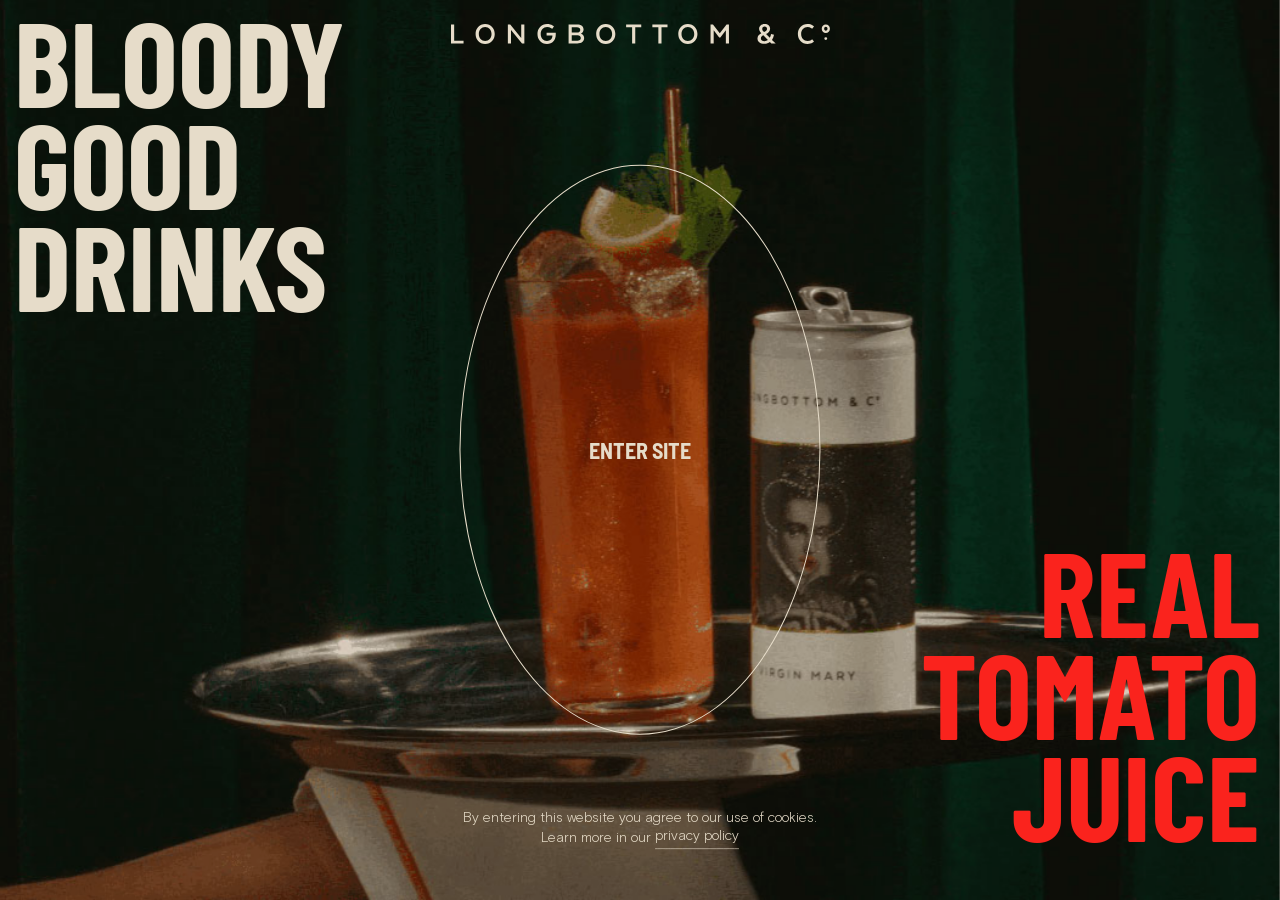
<file: index.html>
<!DOCTYPE html>
<html lang="en">

<head>
    <meta charset="utf-8">
    <meta name="viewport" content="width=device-width, initial-scale=1.0">
    <meta name="format-detection" content="telephone=no">
    <title>Longbottom | Coming Soon</title>
    
    <link rel="icon" type="image/x-icon" href="svgs/favicon.svg">
    <link type="text/css" rel="stylesheet" href="css/slick.min.css">
    <link type="text/css" rel="stylesheet" href="css/slick-theme.min.css">
    <link type="text/css" rel="stylesheet" href="css/style.css">
</head>

<body>
    <main class="main-wrap">

        <!-- Beginning main content section -->
        <div class="main-content-wrap section age-gate">
            <div class="section age-gate-wrap">
                <div class="age-gate-bg">
                    <figure>
                        <img src="img/coming-soon/coming-soon-bg@2x.jpg" srcset="img/coming-soon/coming-soon-bg.jpg 640w, img/coming-soon/coming-soon-bg@2x.jpg 1025w, img/coming-soon/coming-soon-bg@2x.jpg 1600w" sizes="(min-width:320px) 1600px, 1025px" alt="Virgin Mary">
                    </figure>
                </div>
                <div class="age-gate-content">
                    <div class="age-gate-logo flex flex-horizontal-align">
                        <figure>
                            <img src="svgs/coming-soon-logo.svg" alt="">
                        </figure>
                    </div>
                    <div class="age-gate-content-inner flex-box">
                        <h2>Bloody good DRINKS</h2>
                        <div class="enter-site-btn">
                            <a href="home.html">ENTER SITE</a>
                        </div>
                        <div class="entering-site-text">
                            <p>By entering this website you agree to our use of cookies. Learn more in our <a href="#" class="btn-wave">
                                    <span>privacy policy</span>
                                    <svg width="300%" height="100%" viewBox="0 0 1200 60" preserveAspectRatio="none" stroke="#e6dcc9">
                                        <path d="M0,56.5c0,0,298.666,0,399.333,0C448.336,56.5,513.994,46,597,46c77.327,0,135,10.5,200.999,10.5c95.996,0,402.001,0,402.001,0"></path>
                                    </svg>
                                </a>
                            </p>
                        </div>
                        <h2>REAL TOMATO JUICE</h2>
                    </div>
                </div>
            </div>
        </div>
        <!-- End main content section -->

        <!-- End main footer section -->
        
    </main>

    <script src="js/jquery-3.5.1.min.js"></script>
    <script src="js/slick.min.js"></script>
    <script src="js/common-scripts.js"></script>
</body>

</html>
</file>
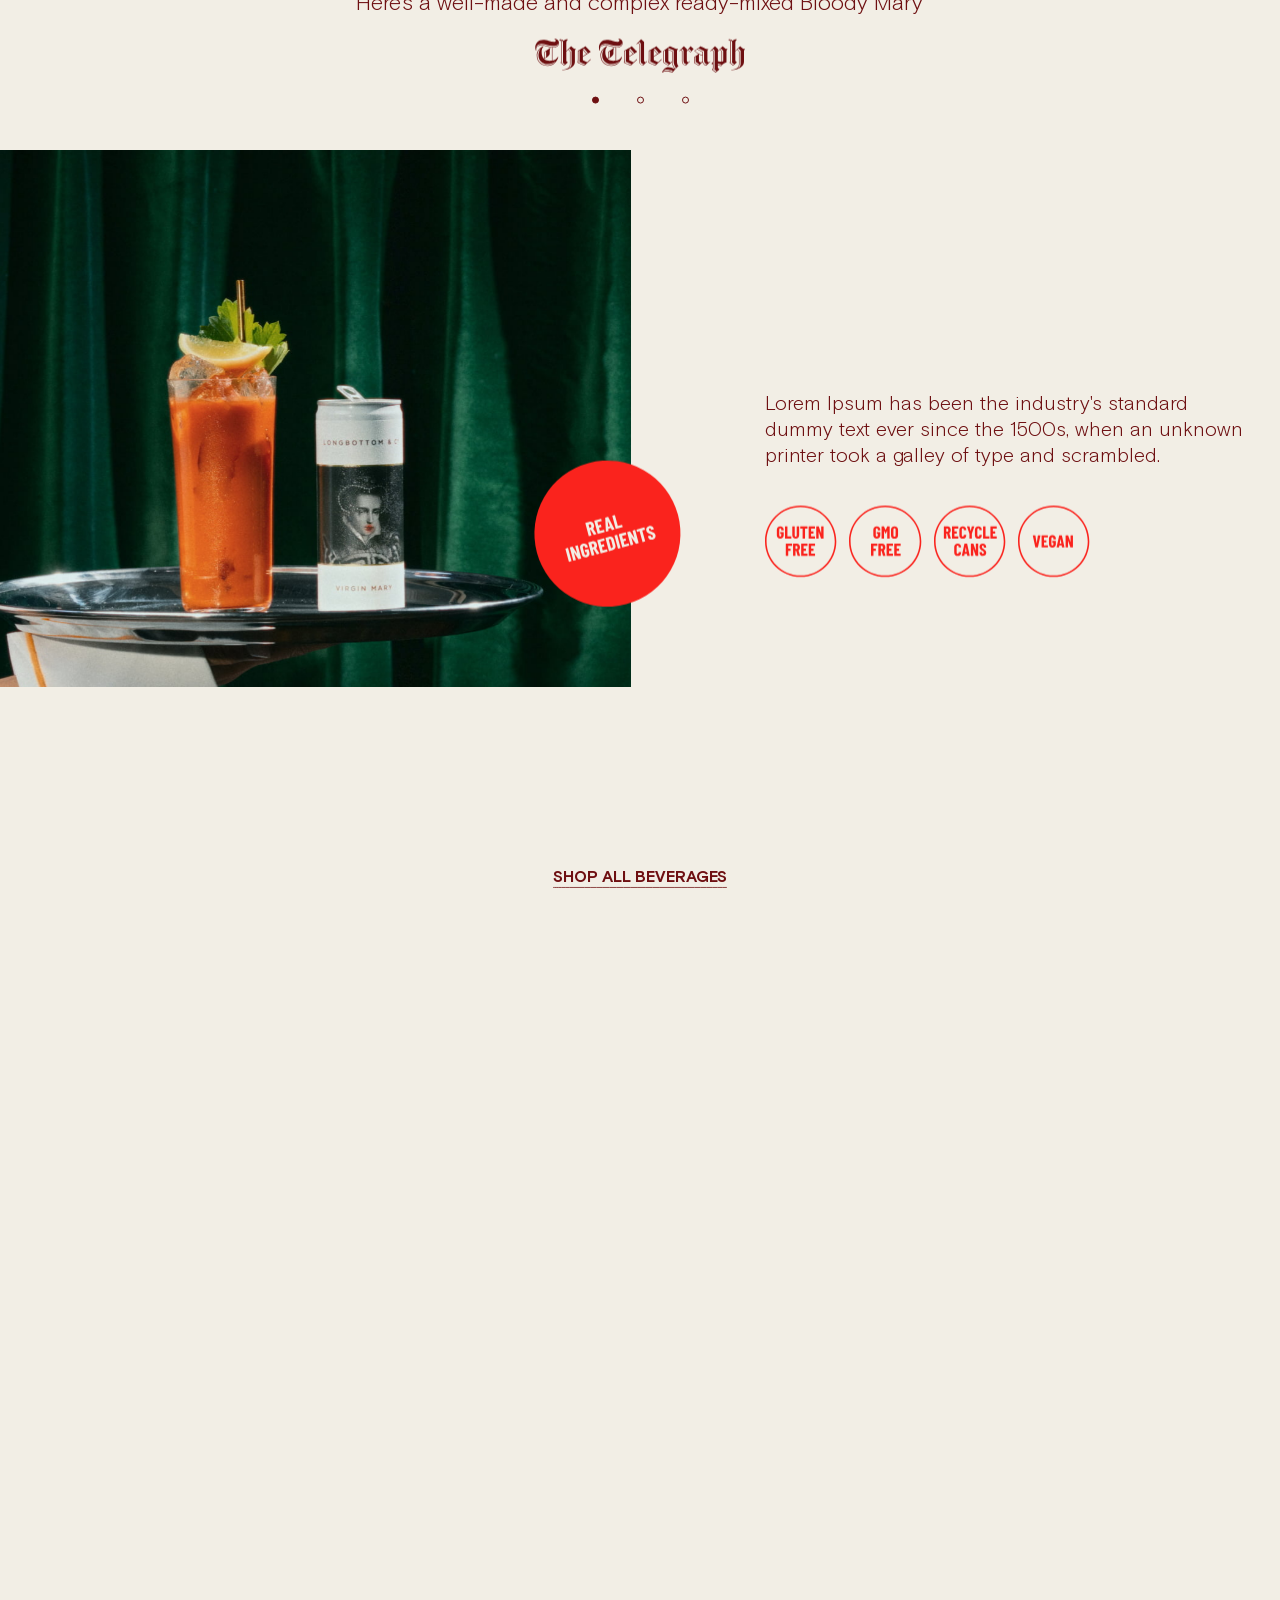
<file: home.html>
<!DOCTYPE html>
<html lang="en">

<head>
    <meta charset="utf-8">
    <meta name="viewport" content="width=device-width, initial-scale=1.0">
    <meta name="format-detection" content="telephone=no">
    <title>Longbottom | Home</title>

    <link rel="icon" type="image/x-icon" href="svgs/favicon.svg">
    <link type="text/css" rel="stylesheet" href="css/slick.min.css">
    <link type="text/css" rel="stylesheet" href="css/slick-theme.min.css">
    <link type="text/css" rel="stylesheet" href="css/splitting.css">
    <link type="text/css" rel="stylesheet" href="css/style.css">
</head>

<body>
    <main class="main-wrap">
        <div class="viewport">
           
           <div class="content-overlay"></div>
           
            <div id="scroll-container">
                <!-- Beginning header section -->
                <header class="main-header-section">
                    <div class="header-top">
                        <em>Use code <span>TOMATOES66</span> for <span>£10 OFF</span> your first order</em>
                    </div>
                    <div class="main-header">
                        <div class="common-wrap clear">
                            <div class="header-inner flex-box flex-vertical-align">
                                <div class="nav-wrap">
                                    <ul>
                                        <li>
                                            <a href="#">Shop</a>
                                            <div class="sub-nav">
                                                <ul>
                                                    <li><a href="#">Shop 1</a></li>
                                                    <li><a href="#">Shop 2</a></li>
                                                    <li><a href="#">Shop 3</a></li>
                                                </ul>
                                            </div>
                                        </li>
                                        <li>
                                            <a href="#">About us</a>
                                            <div class="sub-nav">
                                                <ul>
                                                    <li><a href="#">About 1</a></li>
                                                    <li><a href="#">About 2</a></li>
                                                    <li><a href="#">About 3</a></li>
                                                </ul>
                                            </div>
                                        </li>
                                        <li><a href="#">Recipes</a></li>
                                    </ul>
                                </div>
                                <div class="logo-wrap">
                                    <div class="main-logo">
                                        <a href="home.html" class="logo"><img src="svgs/logo.svg" alt=""></a>
                                    </div>
                                    <div class="phone-nav" id="phone-nav">
                                        <div></div>
                                        <div></div>
                                    </div>
                                </div>
                                <div class="header-right">
                                    <ul>
                                        <li><a href="#">Rewards</a></li>
                                        <li><a href="#" class="cart-trigger"><img src="svgs/cart.svg" alt=""> 0</a></li>
                                    </ul>
                                </div>
                            </div>
                        </div>
                    </div>
                </header>
                <!-- End header section -->

                <!-- Beginning main content section -->
                <div class="main-content-wrap section">
                    <div class="section hero-wrap flex">
                        <div class="hero-bg">
                            <video playsinline="playsinline" autoplay="autoplay" muted="muted" loop="loop">
                                <source src="video/Longbottom.mp4" type="video/mp4">
                            </video>
                        </div>
                        <div class="common-wrap clear">
                            <div class="hero-content flex-box">
                                <div class="hero-content-left">
                                    <h1 class="reveal-text">Bloody good and properly spiced</h1>
                                </div>
                                <div class="hero-content-right">
                                    <p>Our Virgin Mary plus a slug of good liquor equals our Bloody Mary, ready to drink, anytime. A modern classic.</p>
                                    <div class="hero-btn">
                                        <a href="#" class="btn btn-skew"><span>SHOP BLOODY MARY</span></a>
                                    </div>
                                </div>
                            </div>
                        </div>
                    </div>
                    <div class="section quote-wrap">
                        <div class="common-wrap clear">
                            <div class="quote-slider-wrap">
                                <div class="quote-slider">
                                    <blockquote>“Here’s a well-made and complex ready-mixed Bloody Mary”</blockquote>
                                    <img src="svgs/The_Telegraph.svg" alt="The Telegraph">
                                </div>
                                <div class="quote-slider">
                                    <blockquote>“Here’s a well-made and complex ready-mixed Bloody Mary”</blockquote>
                                    <img src="svgs/The_Telegraph.svg" alt="The Telegraph">
                                </div>
                                <div class="quote-slider">
                                    <blockquote>“Here’s a well-made and complex ready-mixed Bloody Mary”</blockquote>
                                    <img src="svgs/The_Telegraph.svg" alt="The Telegraph">
                                </div>
                            </div>
                        </div>
                    </div>
                    <div class="section product-features-wrap item-box">
                        <div class="real-ingredients-shape">
                            <img src="svgs/real-ingredients.svg" alt="">
                        </div>
                        <div class="product-features-thumb hidden-wrapper">
                            <div class="item-img bg-style" style="background-image: url(img/product-features@2x.jpg)"></div>
                        </div>
                        <div class="product-features-content">
                            <div class="common-wrap clear">
                                <div class="product-features-main">
                                    <h2 class="reveal-text">FROM THE LAND TO THE CAN</h2>
                                    <p>Lorem Ipsum has been the industry's standard dummy text ever since the 1500s, when an unknown printer took a galley of type and scrambled.</p>
                                    <ul>
                                        <li><img src="svgs/gluten-free.svg" alt=""></li>
                                        <li><img src="svgs/gmo-free.svg" alt=""></li>
                                        <li><img src="svgs/recycle-cans.svg" alt=""></li>
                                        <li><img src="svgs/vegan.svg" alt=""></li>
                                    </ul>
                                </div>
                            </div>
                        </div>
                    </div>
                    <div class="section products-wrap">
                        <div class="common-wrap clear">
                            <div class="products-intro">
                                <h2 class="reveal-text">TRY THE GREATEST HITS</h2>
                                <a href="#" class="btn-wave">
                                    <span>SHOP ALL BEVERAGES </span>
                                    <svg width="300%" height="100%" viewBox="0 0 1200 60" preserveAspectRatio="none" stroke="#6e0f11">
                                        <path d="M0,56.5c0,0,298.666,0,399.333,0C448.336,56.5,513.994,46,597,46c77.327,0,135,10.5,200.999,10.5c95.996,0,402.001,0,402.001,0"></path>
                                    </svg>
                                </a>
                            </div>
                            <div class="products-item-wrap flex">
                                <div class="products-item flex flex-horizontal-align">
                                    <a href="#" class="products-item-thumb">
                                        <figure>
                                            <img src="img/Virgin-Mary@2x.png" srcset="img/Virgin-Mary.png 640w, img/Virgin-Mary@2x.png 1025w, img/Virgin-Mary@3x.png 1600w" sizes="(min-width:320px) 1600px, 1025px" alt="Virgin Mary">
                                        </figure>
                                    </a>
                                    <div class="products-item-content">
                                        <a href="#" class="products-title">
                                            <h3>VIRGIN MARY</h3>
                                        </a>
                                        <p>Our Virgin Mary plus a slug of good liquor equals our Bloody Mary, ready to drink, anytime. A modern classic.</p>
                                        <div class="products-radio-btns flex flex-horizontal-align">
                                            <div class="products-radio">
                                                <input type="radio" id="virgin-mary-1" name="virgin-mary" checked>
                                                <label for="virgin-mary-1">6 pack</label>
                                            </div>
                                            <div class="products-radio">
                                                <input type="radio" id="virgin-mary-2" name="virgin-mary">
                                                <label for="virgin-mary-2">12 pack</label>
                                            </div>
                                            <div class="products-radio">
                                                <input type="radio" id="virgin-mary-3" name="virgin-mary">
                                                <label for="virgin-mary-3">24 pack</label>
                                            </div>
                                        </div>
                                        <div class="add-cart-btns flex flex-horizontal-align">
                                            <a href="#" class="btn btn-skew">
                                                <span>ADD TO BAG – £3.00</span>
                                            </a>
                                            <a href="#" class="btn btn-skew mobi">
                                                <span>SHOP NOW</span>
                                            </a>
                                        </div>
                                    </div>
                                </div>
                                <div class="products-item flex flex-horizontal-align">
                                    <a href="#" class="products-item-thumb">
                                        <figure>
                                            <img src="img/Bloody-Mary@2x.png" srcset="img/Bloody-Mary.png 640w, img/Bloody-Mary@2x.png 1025w, img/Bloody-Mary@2x.png 1600w" sizes="(min-width:320px) 1600px, 1025px" alt="Bloody Mary">
                                        </figure>
                                        <div class="most-popular-badge">
                                            <img src="svgs/most-popular.svg" alt="">
                                        </div>
                                    </a>
                                    <div class="products-item-content">
                                        <a href="#" class="products-title">
                                            <h3>Bloody MARY</h3>
                                        </a>
                                        <p>Our Virgin Mary plus a slug of good liquor equals our Bloody Mary, ready to drink, anytime. A modern classic.</p>
                                        <div class="products-radio-btns flex flex-horizontal-align">
                                            <div class="products-radio">
                                                <input type="radio" id="bloody-mary-1" name="bloody-mary" checked>
                                                <label for="bloody-mary-1">6 pack</label>
                                            </div>
                                            <div class="products-radio">
                                                <input type="radio" id="bloody-mary-2" name="bloody-mary">
                                                <label for="bloody-mary-2">12 pack</label>
                                            </div>
                                            <div class="products-radio">
                                                <input type="radio" id="bloody-mary-3" name="bloody-mary">
                                                <label for="bloody-mary-3">24 pack</label>
                                            </div>
                                        </div>
                                        <div class="add-cart-btns flex flex-horizontal-align">
                                            <a href="#" class="btn btn-skew">
                                                <span>ADD TO BAG – £3.00</span>
                                            </a>
                                            <a href="#" class="btn btn-skew mobi">
                                                <span>SHOP NOW</span>
                                            </a>
                                        </div>
                                    </div>
                                </div>
                                <div class="products-item flex flex-horizontal-align">
                                    <a href="#" class="products-item-thumb">
                                        <figure>
                                            <img src="img/Tomato-Juice@2x.png" srcset="img/Tomato-Juice.png 640w, img/Tomato-Juice@2x.png 1025w, img/Tomato-Juice@3x.png 1600w" sizes="(min-width:320px) 1600px, 1025px" alt="Tomato Juice">

                                        </figure>
                                    </a>
                                    <div class="products-item-content">
                                        <a href="#" class="products-title">
                                            <h3>TOMATO JUICE</h3>
                                        </a>
                                        <p>Our Virgin Mary plus a slug of good liquor equals our Bloody Mary, ready to drink, anytime. A modern classic.</p>
                                        <div class="products-radio-btns flex flex-horizontal-align">
                                            <div class="products-radio">
                                                <input type="radio" id="tomato-juice-1" name="tomato-juice" checked>
                                                <label for="tomato-juice-1">6 pack</label>
                                            </div>
                                            <div class="products-radio">
                                                <input type="radio" id="tomato-juice-2" name="tomato-juice">
                                                <label for="tomato-juice-2">12 pack</label>
                                            </div>
                                            <div class="products-radio">
                                                <input type="radio" id="tomato-juice-3" name="tomato-juice">
                                                <label for="tomato-juice-3">24 pack</label>
                                            </div>
                                        </div>
                                        <div class="add-cart-btns flex flex-horizontal-align">
                                            <a href="#" class="btn btn-skew">
                                                <span>ADD TO BAG – £3.00</span>
                                            </a>
                                            <a href="#" class="btn btn-skew mobi">
                                                <span>SHOP NOW</span>
                                            </a>
                                        </div>
                                    </div>
                                </div>
                            </div>
                        </div>
                    </div>
                    <div class="section inner-thumb-wrap customer-reviews-wrap flex-box flex-vertical-align item-box">
                        <div class="left-inner-thumb-wrap">
                            <div class="inner-thumb-bg hidden-wrapper">
                                <div class="item-img bg-style" style="background-image: url(img/happy-drinkers@2x.jpg)"></div>
                            </div>
                            <div class="left-inner-thumb-content">
                                <h2 class="reveal-text">HAPPY DRINKERS</h2>
                                <div class="customer-reviews flex flex-vertical-align">
                                    <ul>
                                        <li><img src="svgs/star.svg" alt=""></li>
                                        <li><img src="svgs/star.svg" alt=""></li>
                                        <li><img src="svgs/star.svg" alt=""></li>
                                        <li><img src="svgs/star.svg" alt=""></li>
                                        <li><img src="svgs/star.svg" alt=""></li>
                                    </ul>
                                    <em>30 Reviews</em>
                                </div>
                                <div class="all-reviews-btn">
                                    <a href="#" class="btn btn-skew">
                                        <span>ALL REVIEWS</span>
                                    </a>
                                </div>
                            </div>
                        </div>
                        <div class="right-inner-thumb-wrap">
                            <div class="common-wrap clear">
                                <div class="right-inner-wrap">
                                    <div class="right-inner-slider-wrap">
                                        <div class="right-inner-slider ">
                                            <ul>
                                                <li><img src="svgs/star.svg" alt=""></li>
                                                <li><img src="svgs/star.svg" alt=""></li>
                                                <li><img src="svgs/star.svg" alt=""></li>
                                                <li><img src="svgs/star.svg" alt=""></li>
                                                <li><img src="svgs/star.svg" alt=""></li>
                                            </ul>
                                            <h3>IT’S Bloody MARVELOUS</h3>
                                            <p>Lorem Ipsum has been the industry's standard dummy text ever since the 1500s, when an unknown printer took a galley of type and scrambled.</p>
                                            <h6>Susie Winters </h6>
                                            <em>@boozy_suzy</em>
                                        </div>
                                        <div class="right-inner-slider ">
                                            <ul>
                                                <li><img src="svgs/star.svg" alt=""></li>
                                                <li><img src="svgs/star.svg" alt=""></li>
                                                <li><img src="svgs/star.svg" alt=""></li>
                                                <li><img src="svgs/star.svg" alt=""></li>
                                                <li><img src="svgs/star.svg" alt=""></li>
                                            </ul>
                                            <h3>IT’S Bloody MARVELOUS</h3>
                                            <p>Lorem Ipsum has been the industry's standard dummy text ever since the 1500s, when an unknown printer took a galley of type and scrambled.</p>
                                            <h6>Susie Winters </h6>
                                            <em>@boozy_suzy</em>
                                        </div>
                                        <div class="right-inner-slider ">
                                            <ul>
                                                <li><img src="svgs/star.svg" alt=""></li>
                                                <li><img src="svgs/star.svg" alt=""></li>
                                                <li><img src="svgs/star.svg" alt=""></li>
                                                <li><img src="svgs/star.svg" alt=""></li>
                                                <li><img src="svgs/star.svg" alt=""></li>
                                            </ul>
                                            <h3>IT’S Bloody MARVELOUS</h3>
                                            <p>Lorem Ipsum has been the industry's standard dummy text ever since the 1500s, when an unknown printer took a galley of type and scrambled.</p>
                                            <h6>Susie Winters </h6>
                                            <em>@boozy_suzy</em>
                                        </div>
                                    </div>
                                    <div class="right-slider-arrows">
                                        <div class="arrows arrow-prev"><img src="svgs/arrow-prev.svg" alt=""></div>
                                        <div class="arrows arrow-next"><img src="svgs/arrow-next.svg" alt=""></div>
                                    </div>
                                </div>
                            </div>
                        </div>
                        <div class="reviews-btn">
                            <a href="#" class="btn-wave">
                                <span>SEE ALL REVIEWS</span>
                                <svg width="300%" height="100%" viewBox="0 0 1200 60" preserveAspectRatio="none" stroke="#ff6c30">
                                    <path d="M0,56.5c0,0,298.666,0,399.333,0C448.336,56.5,513.994,46,597,46c77.327,0,135,10.5,200.999,10.5c95.996,0,402.001,0,402.001,0"></path>
                                </svg>
                            </a>
                        </div>
                    </div>
                    <div class="section recipes-wrap">
                        <div class="common-wrap clear">
                            <div class="recipes-inner">
                                <div class="recipes-tab-trigger flex flex-vertical-align">
                                    <em>Popular recipes</em>
                                    <ul>
                                        <li class="tab-active">
                                            <a href="#recipes-1" class="btn-wave">
                                                <span>COCKTAILS</span>
                                                <svg width="300%" height="100%" viewBox="0 0 1200 60" preserveAspectRatio="none" stroke="#6e0f11">
                                                    <path d="M0,56.5c0,0,298.666,0,399.333,0C448.336,56.5,513.994,46,597,46c77.327,0,135,10.5,200.999,10.5c95.996,0,402.001,0,402.001,0"></path>
                                                </svg>
                                            </a>
                                        </li>
                                        <li>
                                            <a href="#recipes-2" class="btn-wave">
                                                <span>MOCKTAILS</span>
                                                <svg width="300%" height="100%" viewBox="0 0 1200 60" preserveAspectRatio="none" stroke="#6e0f11">
                                                    <path d="M0,56.5c0,0,298.666,0,399.333,0C448.336,56.5,513.994,46,597,46c77.327,0,135,10.5,200.999,10.5c95.996,0,402.001,0,402.001,0"></path>
                                                </svg>
                                            </a>
                                        </li>
                                        <li>
                                            <a href="#recipes-3" class="btn-wave">
                                                <span>FOOD</span>
                                                <svg width="300%" height="100%" viewBox="0 0 1200 60" preserveAspectRatio="none" stroke="#6e0f11">
                                                    <path d="M0,56.5c0,0,298.666,0,399.333,0C448.336,56.5,513.994,46,597,46c77.327,0,135,10.5,200.999,10.5c95.996,0,402.001,0,402.001,0"></path>
                                                </svg>
                                            </a>
                                        </li>
                                    </ul>
                                </div>
                                <div class="recipes-tab-wrap">
                                    <div class="recipes-tab-item flex">
                                        <a href="#" class="recipes-item flex flex-horizontal-align">
                                            <figure>
                                                <img src="img/Red-Snapper-Recipes@2x.jpg" srcset="img/Red-Snapper-Recipes.jpg 640w, img/Red-Snapper-Recipes@2x.jpg 1025w, img/Red-Snapper-Recipes@3x.jpg 1600w" sizes="(min-width:320px) 1600px, 1025px" alt="Virgin Mary">
                                            </figure>
                                            <div class="recipes-item-content">
                                                <h3>Red Snapper</h3>
                                                <p>Our Virgin Mary plus a slug of good liquor equals our Bloody Mary, ready to drink, anytime.</p>
                                            </div>
                                        </a>
                                        <a href="#" class="recipes-item flex flex-horizontal-align">
                                            <figure>
                                                <img src="img/LONGMATO-RECIPES@2x.jpg" srcset="img/LONGMATO-RECIPES.jpg 640w, img/LONGMATO-RECIPES@2x.jpg 1025w, img/LONGMATO-RECIPES@3x.jpg 1600w" sizes="(min-width:320px) 1600px, 1025px" alt="Virgin Mary">
                                            </figure>
                                            <div class="recipes-item-content">
                                                <h3>LONGMATO</h3>
                                                <p>Our Virgin Mary plus a slug of good liquor equals our Bloody Mary, ready to drink, anytime.</p>
                                            </div>
                                        </a>
                                        <a href="#" class="recipes-item flex flex-horizontal-align">
                                            <figure>
                                                <img src="img/BLOODY-MARY-RECIPES@2x.jpg" srcset="img/BLOODY-MARY-RECIPES.jpg 640w, img/BLOODY-MARY-RECIPES@2x.jpg 1025w, img/BLOODY-MARY-RECIPES@3x.jpg 1600w" sizes="(min-width:320px) 1600px, 1025px" alt="Virgin Mary">
                                            </figure>
                                            <div class="recipes-item-content">
                                                <h3>BLOODY MARY</h3>
                                                <p>Our Virgin Mary plus a slug of good liquor equals our Bloody Mary, ready to drink, anytime.</p>
                                            </div>
                                        </a>
                                    </div>
                                    <div class="all-recipes-btn">
                                        <a href="#" class="btn transparent">ALL RECIPES</a>
                                    </div>
                                </div>
                            </div>
                        </div>
                    </div>
                    <div class="section inner-thumb-wrap say-tomato-wrap flex-box flex-vertical-align item-box">
                        <div class="left-inner-thumb-wrap">
                            <div class="inner-thumb-bg hidden-wrapper">
                               <div class="item-img bg-style" style="background-image: url(img/say-tomato@2x.jpg)"></div>
                            </div>
                            <div class="left-inner-thumb-content">
                                <h2 class="reveal-text">YOU SAY TOMATO</h2>
                            </div>
                        </div>
                        <div class="right-inner-thumb-wrap">
                            <div class="common-wrap clear">
                                <div class="right-inner-wrap">
                                    <h2 class="reveal-text">WE SAY TOMATO</h2>
                                    <div class="right-thumb-item-wrap">
                                        <div class="right-thumb-item">
                                            <h4>Only real ingredients</h4>
                                            <p>Lorem Ipsum has been the industry's standard dummy text ever since the 1500s, when an unknown printer took a galley of type and scrambled.</p>
                                        </div>
                                        <div class="right-thumb-item">
                                            <h4>MADE FOR GOOD TIMES</h4>
                                            <p>Lorem Ipsum has been the industry's standard dummy text ever since the 1500s, when an unknown printer took a galley of type and scrambled.</p>
                                        </div>
                                    </div>
                                    <div class="say-tomato-btn">
                                        <a href="#" class="btn btn-skew">
                                            <span>OUR STORY</span>
                                        </a>
                                    </div>
                                </div>
                            </div>
                        </div>
                    </div>
                    <div class="section insta-wrap">
                        <div class="insta-intro flex flex-vertical-align">
                            <h3 class="reveal-text">Let’s be friends</h3>
                            <a href="#" class="btn transparent">@longbottomcompany</a>
                        </div>
                        <div class="insta-slider-wrap flex">
                            <a href="#" class="insta-slider-item">
                                <figure>
                                    <img src="img/Post-1@2x.jpg" srcset="img/Post-1.jpg 640w, img/Post-1@2x.jpg 1025w, img/Post-1@2x.jpg 1600w" sizes="(min-width:320px) 1600px, 1025px" alt="">
                                </figure>
                            </a>
                            <a href="#" class="insta-slider-item">
                                <figure>
                                    <img src="img/Post-2@2x.jpg" srcset="img/Post-2.jpg 640w, img/Post-2@2x.jpg 1025w, img/Post-2@2x.jpg 1600w" sizes="(min-width:320px) 1600px, 1025px" alt="">
                                </figure>
                            </a>
                            <a href="#" class="insta-slider-item">
                                <figure>
                                    <img src="img/Post-3@2x.jpg" srcset="img/Post-3.jpg 640w, img/Post-3@2x.jpg 1025w, img/Post-3@2x.jpg 1600w" sizes="(min-width:320px) 1600px, 1025px" alt="">
                                </figure>
                            </a>
                            <a href="#" class="insta-slider-item">
                                <figure>
                                    <img src="img/Post-4@2x.jpg" srcset="img/Post-4.jpg 640w, img/Post-4@2x.jpg 1025w, img/Post-4@2x.jpg 1600w" sizes="(min-width:320px) 1600px, 1025px" alt="">
                                </figure>
                            </a>
                            <a href="#" class="insta-slider-item">
                                <figure>
                                    <img src="img/Post-5@2x.jpg" srcset="img/Post-5.jpg 640w, img/Post-5@2x.jpg 1025w, img/Post-5@2x.jpg 1600w" sizes="(min-width:320px) 1600px, 1025px" alt="">
                                </figure>
                            </a>
                        </div>
                    </div>
                </div>
                <!-- End main content section -->

                <!-- Beginning footer section -->
                <footer class="main-footer-section">
                    <div class="common-wrap clear">
                        <div class="footer-inner flex-box">
                            <div class="footer-newsletter">
                                <h3 class="reveal-text">GET 10% OFF YOUR FIRST ORDER</h3>
                                <div class="newsletter-input">
                                    <div class="newsletter-input-row">
                                        <input type="email" placeholder="Email address">
                                    </div>
                                    <div class="newsletter-input-row submit">
                                        <input type="submit" value="">
                                    </div>
                                </div>
                            </div>
                            <div class="footer-widget-wrap">
                                <div class="footer-widget">
                                    <h5>SHOP</h5>
                                    <ul>
                                        <li>
                                            <a href="#" class="btn-wave">
                                                <span>Beverages</span>
                                                <em>
                                                    <svg width="300%" height="100%" viewBox="0 0 1200 60" preserveAspectRatio="none" stroke="#6e0f11">
                                                        <path d="M0,56.5c0,0,298.666,0,399.333,0C448.336,56.5,513.994,46,597,46c77.327,0,135,10.5,200.999,10.5c95.996,0,402.001,0,402.001,0"></path>
                                                    </svg>
                                                </em>
                                            </a>
                                        </li>
                                        <li>
                                            <a href="#" class="btn-wave">
                                                <span>Sauces</span>
                                                <em>
                                                    <svg width="300%" height="100%" viewBox="0 0 1200 60" preserveAspectRatio="none" stroke="#6e0f11">
                                                        <path d="M0,56.5c0,0,298.666,0,399.333,0C448.336,56.5,513.994,46,597,46c77.327,0,135,10.5,200.999,10.5c95.996,0,402.001,0,402.001,0"></path>
                                                    </svg>
                                                </em>
                                            </a>
                                        </li>
                                    </ul>
                                </div>
                                <div class="footer-widget">
                                    <h5>ABOUT</h5>
                                    <ul>
                                        <li>
                                            <a href="#" class="btn-wave">
                                                <span>Our Story</span>
                                                <em>
                                                    <svg width="300%" height="100%" viewBox="0 0 1200 60" preserveAspectRatio="none" stroke="#6e0f11">
                                                        <path d="M0,56.5c0,0,298.666,0,399.333,0C448.336,56.5,513.994,46,597,46c77.327,0,135,10.5,200.999,10.5c95.996,0,402.001,0,402.001,0"></path>
                                                    </svg>
                                                </em>
                                            </a>
                                        </li>
                                        <li>
                                            <a href="#" class="btn-wave">
                                                <span>Recipes</span>
                                                <em>
                                                    <svg width="300%" height="100%" viewBox="0 0 1200 60" preserveAspectRatio="none" stroke="#6e0f11">
                                                        <path d="M0,56.5c0,0,298.666,0,399.333,0C448.336,56.5,513.994,46,597,46c77.327,0,135,10.5,200.999,10.5c95.996,0,402.001,0,402.001,0"></path>
                                                    </svg>
                                                </em>
                                            </a>
                                        </li>
                                        <li>
                                            <a href="#" class="btn-wave">
                                                <span>Stockists</span>
                                                <em>
                                                    <svg width="300%" height="100%" viewBox="0 0 1200 60" preserveAspectRatio="none" stroke="#6e0f11">
                                                        <path d="M0,56.5c0,0,298.666,0,399.333,0C448.336,56.5,513.994,46,597,46c77.327,0,135,10.5,200.999,10.5c95.996,0,402.001,0,402.001,0"></path>
                                                    </svg>
                                                </em>
                                            </a>
                                        </li>
                                    </ul>
                                </div>
                                <div class="footer-widget">
                                    <h5>SUPPORT</h5>
                                    <ul>
                                        <li>
                                            <a href="#" class="btn-wave">
                                                <span>Contact</span>
                                                <em>
                                                    <svg width="300%" height="100%" viewBox="0 0 1200 60" preserveAspectRatio="none" stroke="#6e0f11">
                                                        <path d="M0,56.5c0,0,298.666,0,399.333,0C448.336,56.5,513.994,46,597,46c77.327,0,135,10.5,200.999,10.5c95.996,0,402.001,0,402.001,0"></path>
                                                    </svg>
                                                </em>
                                            </a>
                                        </li>
                                        <li>
                                            <a href="#" class="btn-wave">
                                                <span>FAQ</span>
                                                <em>
                                                    <svg width="300%" height="100%" viewBox="0 0 1200 60" preserveAspectRatio="none" stroke="#6e0f11">
                                                        <path d="M0,56.5c0,0,298.666,0,399.333,0C448.336,56.5,513.994,46,597,46c77.327,0,135,10.5,200.999,10.5c95.996,0,402.001,0,402.001,0"></path>
                                                    </svg>
                                                </em>
                                            </a>
                                        </li>
                                    </ul>
                                </div>
                            </div>
                        </div>
                        <div class="footer-bottom">
                            <div class="footer-social">
                                <ul>
                                    <li><a href="#"><img src="svgs/Facebook.svg" alt="Facebook Icon"></a></li>
                                    <li><a href="#"><img src="svgs/Instagram.svg" alt="Instagram Icon"></a></li>
                                    <li><a href="#"><img src="svgs/Linkedin.svg" alt="Linkedin Icon"></a></li>
                                </ul>
                            </div>
                            <div class="footer-bottom-widget">
                                <p>&copy; Longbottom &amp; Co 2022</p>
                                <ul>
                                    <li>
                                        <a href="#" class="btn-wave">
                                            <span>Refunds</span>
                                            <em>
                                                <svg width="300%" height="100%" viewBox="0 0 1200 60" preserveAspectRatio="none" stroke="#6e0f11">
                                                    <path d="M0,56.5c0,0,298.666,0,399.333,0C448.336,56.5,513.994,46,597,46c77.327,0,135,10.5,200.999,10.5c95.996,0,402.001,0,402.001,0"></path>
                                                </svg>
                                            </em>
                                        </a>
                                    </li>
                                    <li>
                                        <a href="#" class="btn-wave">
                                            <span>Shipping</span>
                                            <em>
                                                <svg width="300%" height="100%" viewBox="0 0 1200 60" preserveAspectRatio="none" stroke="#6e0f11">
                                                    <path d="M0,56.5c0,0,298.666,0,399.333,0C448.336,56.5,513.994,46,597,46c77.327,0,135,10.5,200.999,10.5c95.996,0,402.001,0,402.001,0"></path>
                                                </svg>
                                            </em>
                                        </a>
                                    </li>
                                    <li>
                                        <a href="#" class="btn-wave">
                                            <span>Privacy</span>
                                            <em>
                                                <svg width="300%" height="100%" viewBox="0 0 1200 60" preserveAspectRatio="none" stroke="#6e0f11">
                                                    <path d="M0,56.5c0,0,298.666,0,399.333,0C448.336,56.5,513.994,46,597,46c77.327,0,135,10.5,200.999,10.5c95.996,0,402.001,0,402.001,0"></path>
                                                </svg>
                                            </em>
                                        </a>
                                    </li>
                                </ul>
                            </div>
                        </div>
                    </div>
                    <div class="bottom-shape">
                        <img src="svgs/bottom-shop.svg" alt="">
                    </div>
                </footer>
                <!-- End main footer section -->
            </div>

            <section class="cart-wrap">
                <div class="cart-main-wrap">
                    <div class="cart-header">
                        <div class="cart-heading">
                            <div class="cart-close">
                                <img src="svgs/cart-close.svg" alt="Close">
                            </div>
                            <h4>BASKET</h4>
                            <div class="total-product-add">
                                <em>1</em> item
                            </div>
                        </div>
                    </div>
                    <div class="cart-main">
                        <div class="cart-main-inner">
                            <div class="cart-product-item-wrap flex">
                                <div class="cart-product-item flex">
                                    <div class="cart-product-item-thumb">
                                        <figure>
                                            <img src="img/Bloody-Mary-cart.png" alt="Bloody Mary">
                                        </figure>
                                    </div>
                                    <div class="cart-product-item-content flex">
                                        <div class="flex">
                                            <div class="cart-product-item-content-left">
                                                <h5>BLOODY MARY</h5>
                                                <em>6x 250ml cans</em>
                                            </div>

                                            <div class="cart-product-item-btn">
                                                <a href="#"><img src="svgs/remove.svg" alt=""></a>
                                            </div>
                                        </div>
                                        <div class="product-quantity flex">
                                            <div class="cart-product-counter flex">
                                                <span class="button" onclick="decreaseCount(event, this)"><img src="svgs/minus.svg" alt=""></span>
                                                <input type="text" class="input-num" value="1" min="0">
                                                <span class="button up-btn" onclick="increaseCount(event, this)"><img src="svgs/plus.svg" alt=""></span>
                                            </div>
                                            <div class="cart-product-item-content-right">
                                                <span>£30</span>
                                            </div>
                                        </div>
                                    </div>
                                </div>
                                <div class="cart-product-item flex">
                                    <div class="cart-product-item-thumb">
                                        <figure>
                                            <img src="img/Virgin-Mary-cart.png" alt="Bloody Mary">
                                        </figure>
                                    </div>
                                    <div class="cart-product-item-content flex">
                                        <div class="flex">
                                            <div class="cart-product-item-content-left">
                                                <h5>VIRGIN MARY</h5>
                                                <em>12x 250ml cans</em>
                                            </div>

                                            <div class="cart-product-item-btn">
                                                <a href="#"><img src="svgs/remove.svg" alt=""></a>
                                            </div>
                                        </div>
                                        <div class="product-quantity flex">
                                            <div class="cart-product-counter flex">
                                                <span class="button" onclick="decreaseCount(event, this)"><img src="svgs/minus.svg" alt=""></span>
                                                <input type="text" class="input-num" value="1" min="0">
                                                <span class="button up-btn" onclick="increaseCount(event, this)"><img src="svgs/plus.svg" alt=""></span>
                                            </div>
                                            <div class="cart-product-item-content-right">
                                                <span>£45</span>
                                            </div>
                                        </div>
                                    </div>
                                </div>
                            </div>
                            <div class="complete-order-wrap ">
                                <h4>COMPLETE YOUR ORDER</h4>
                                <div class="complete-order-item-wrap flex">
                                    <a href="#" class="complete-order-item">
                                        <figure>
                                            <img src="img/Bloody-Mary-cart.png" alt="">
                                        </figure>
                                    </a>
                                    <a href="#" class="complete-order-item">
                                        <figure>
                                            <img src="img/Bloody-Mary-cart.png" alt="">
                                        </figure>
                                    </a>
                                    <a href="#" class="complete-order-item">
                                        <figure>
                                            <img src="img/Bloody-Mary-cart.png" alt="">
                                        </figure>
                                    </a>
                                </div>
                            </div>
                        </div>
                        <div class="cart-bottom">
                            <div class="cart-progress-bar-wrap">
                                <p>Spend another £5 to qualify for free shipping</p>
                                <div class="cart-progress-bar">
                                    <div></div>
                                </div>
                            </div>
                            <div class="cart-bottom-content flex">
                                <h5>ORDER TOTAL</h5>
                                <span>£75</span>
                            </div>
                            <div class="cart-bottom-btn">
                                <a href="#">
                                    <img src="svgs/secure.svg" alt=""> CONTINUE TO CHECKOUT
                                </a>
                            </div>
                        </div>
                    </div>
                </div>
            </section>

        </div>
    </main>

    <script src="js/jquery-3.5.1.min.js"></script>
    <script src="js/anim.js"></script>
    <script src="js/is_inview.js"></script>
    <script src="js/splitting.min.js"></script>
    <script src="js/scrollAnim.js"></script>
    <script src="js/slick.min.js"></script>
    <script src="js/common-scripts.js"></script>
</body>

</html>
</file>
<file: css/style.css>
/* Typography */
@font-face {
    font-family: 'BarlowCondensedBold';
    src: url('../fonts/BarlowCondensedBold.eot');
    src: url('../fonts/BarlowCondensedBold.eot') format('embedded-opentype'),
         url('../fonts/BarlowCondensedBold.woff2') format('woff2'),
         url('../fonts/BarlowCondensedBold.woff') format('woff'),
         url('../fonts/BarlowCondensedBold.ttf') format('truetype'),
         url('../fonts/BarlowCondensedBold.svg#BarlowCondensedBold') format('svg');
}

@font-face {
    font-family: 'BarlowSemiCondensedBold';
    src: url('../fonts/BarlowSemiCondensedBold.eot');
    src: url('../fonts/BarlowSemiCondensedBold.eot') format('embedded-opentype'),
         url('../fonts/BarlowSemiCondensedBold.woff2') format('woff2'),
         url('../fonts/BarlowSemiCondensedBold.woff') format('woff'),
         url('../fonts/BarlowSemiCondensedBold.ttf') format('truetype'),
         url('../fonts/BarlowSemiCondensedBold.svg#BarlowSemiCondensedBold') format('svg');
}

@font-face {
    font-family: 'BarlowCondensedRegular';
    src: url('../fonts/BarlowCondensedRegular.eot');
    src: url('../fonts/BarlowCondensedRegular.eot') format('embedded-opentype'),
        url('../fonts/BarlowCondensedRegular.woff2') format('woff2'),
        url('../fonts/BarlowCondensedRegular.woff') format('woff'),
        url('../fonts/BarlowCondensedRegular.ttf') format('truetype'),
        url('../fonts/BarlowCondensedRegular.svg#BarlowCondensedRegular') format('svg');
}

@font-face {
    font-family: 'BasisGrotesqueArabicProBold';
    src: url('../fonts/BasisGrotesqueArabicProBold.eot');
    src: url('../fonts/BasisGrotesqueArabicProBold.eot') format('embedded-opentype'),
         url('../fonts/BasisGrotesqueArabicProBold.woff2') format('woff2'),
         url('../fonts/BasisGrotesqueArabicProBold.woff') format('woff'),
         url('../fonts/BasisGrotesqueArabicProBold.ttf') format('truetype'),
         url('../fonts/BasisGrotesqueArabicProBold.svg#BasisGrotesqueArabicProBold') format('svg');
}

@font-face {
    font-family: 'BasisGrotesqueArabicProLight';
    src: url('../fonts/BasisGrotesqueArabicProLight.eot');
    src: url('../fonts/BasisGrotesqueArabicProLight.eot') format('embedded-opentype'),
         url('../fonts/BasisGrotesqueArabicProLight.woff2') format('woff2'),
         url('../fonts/BasisGrotesqueArabicProLight.woff') format('woff'),
         url('../fonts/BasisGrotesqueArabicProLight.ttf') format('truetype'),
         url('../fonts/BasisGrotesqueArabicProLight.svg#BasisGrotesqueArabicProLight') format('svg');
}

/* // End typography */


/*	Resets
------	*/

html, body, div, span, object, iframe, h1, h2, h3, h4, h5, h6, p, blockquote, pre, a, abbr, address, cite, code, del, dfn, em, img, ins, kbd, q, samp, small, strong, sub, sup, var, b, i, hr, dl, dt, dd, ol, ul, li, fieldset, form, label, legend, table, caption, tbody, tfoot, thead, tr, th, td, article, aside, canvas, details, figure, figcaption, hgroup, menu, footer, header, nav, section, summary, time, mark, audio, video {margin: 0; padding: 0; border: 0; }

ul{list-style: none;}
article, aside, canvas, figure, figure img, figcaption, hgroup, footer, header, nav, section, audio, video{display: block;}

blockquote, q{quotes: none;}
blockquote:before, blockquote:after,
q:before, q:after{content: ''; content: none;}
table{border-collapse: collapse; border-spacing: 0;}
b, strong{font-weight: bold;}
[type="checkbox"], [type="radio"]{box-sizing: border-box; padding: 0;}
[type="search"]{-webkit-appearance: textfield; outline-offset: -2px;}
[type="search"]::-webkit-search-decoration{-webkit-appearance: none;}
::-webkit-file-upload-button{-webkit-appearance: button; font: inherit;}

.clear:after{content:".";display:block;clear:both;visibility:hidden;line-height:0;height:0}
a img{border:0; width: auto; height: auto; max-width: 100%; vertical-align: bottom; border-style: none; -webkit-perspective: 0; perspective: 0; -webkit-backface-visibility: hidden; -webkit-transform: translate3d(0,0,0); visibility: visible; backface-visibility: hidden;}
a,input,select,textarea{outline:none; border-radius: 0;}
img{width: auto; height: auto; max-width: 100%; vertical-align: bottom; border-style: none; -webkit-perspective: 0; perspective: 0; -webkit-backface-visibility: hidden; -webkit-transform: translate3d(0,0,0); visibility: visible; backface-visibility: hidden;}

/* Selection colours (easy to forget) */
img::selection{background: transparent;}
img::-moz-selection{background: transparent;}
a{text-decoration: none; display: inline-block;}

input[type='number']{-moz-appearance:textfield;}
input::-webkit-outer-spin-button,
input::-webkit-inner-spin-button{-webkit-appearance: none;}
input::-moz-focus-inner{border:0; padding: 0; }
input:invalid,
input:required{box-shadow: none;}
input[type="search"]::-webkit-search-decoration,
input[type="search"]::-webkit-search-cancel-button,
input[type="search"]::-webkit-search-results-button,
input[type="search"]::-webkit-search-results-decoration{display: none;}
input:required { box-shadow:none; }
input::-moz-focus-inner{box-shadow:0 0 0px transparent;}
input[type="text"],input[type="email"],input[type="tel"],input[type="search"],input[type="number"],input[type="submit"],input[type="password"],select,textarea{-webkit-appearance:none;-moz-appearance:none;appearance:none;}

/*	Resets
------	*/
html{height: 100%; max-height: 100%; min-height: 100%;}
body{background: var(--spring-wood); color: var(--dark-tan); -webkit-text-size-adjust: 100%; -moz-text-size-adjust:100%; -moz-osx-font-smoothing:grayscale;-webkit-font-smoothing:antialiased; font-size: 16px; line-height: 21px; font-family: 'BasisGrotesqueArabicProLight'; font-weight: normal; overflow: hidden; overflow-y: scroll;}

*{-webkit-box-sizing: border-box;-moz-box-sizing:border-box; box-sizing: border-box;}


/* ======= Flex ======= */
.flex-box{ display: -webkit-box; display: -ms-flexbox; display: flex; -webkit-box-orient: horizontal; -webkit-box-direction: normal; -ms-flex-flow: row wrap; flex-flow: row wrap; -webkit-box-pack: justify; -ms-flex-pack: justify; justify-content: space-between;}
.flex-horizontal-align{-webkit-box-pack: center; -ms-flex-pack: center; justify-content: center;}
.flex-vertical-align{-webkit-box-align: center; -ms-flex-align: center; align-items: center;}
.flex-top-align{-webkit-box-align: flex-start; -ms-flex-align: flex-start; align-items: flex-start;}
.flex-bottom-align{-webkit-box-align: flex-end; -ms-flex-align: end; align-items: flex-end;}
.flex-right-align{-webkit-box-pack: end;-ms-flex-pack: end;justify-content: flex-end}
.flex-content-align{ -ms-flex-line-pack: center; align-content: center;}
.order-1{ -moz-order: 1; -ms-order: 1; -webkit-box-ordinal-group: 2; -ms-flex-order: 1; order: 1;}
.order-2{ -moz-order: 2; -ms-order: 2; -webkit-box-ordinal-group: 3; -ms-flex-order: 2; order: 2;}
.flex{ display: -moz-flex; display: -ms-flex; display: -o-flex; display: -webkit-box; display: -ms-flexbox; display: flex; flex-flow: row wrap;}

.align-content > div{display: -webkit-flex; display: -moz-flex; display: -ms-flex; display: -o-flex; display: flex; flex-flow: column wrap}
.align-content-inner{flex: 1 0 auto; display: flex; flex-wrap: wrap; flex-direction: column;}
/*.align-content-inner p{margin-top: auto;}*/

/* ======= Flex ======= */

:root{
    --desert-plain: #e6dcc9;
    --torch-red: #FA231D;
    --burning-orange: #FF6C30;
    --dark-tan: #6e0f11;
    --spring-wood: #f2eee5;
    --satin-linen: #EAE5DC;
}


/* Global style */
h1, h2, h3, h4, h5, h6{font-family: 'BarlowCondensedBold';}
h1{font-size: 120px; line-height: 102px; color: var(--desert-plain);}
h2{font-size: 80px; line-height: 68px; color: var(--dark-tan);}
h3{font-size: 50px; line-height: 50px; color: var(--dark-tan);}
h4{font-size: 26px; line-height: 22px;}
h4{font-size: 26px; line-height: 22px;}
h5{font-size: 16px; line-height: 16px; font-family: 'BasisGrotesqueArabicProBold';}

dfn, address, em{font-style: normal;}
label, input[type="submit"]{cursor: pointer;}
button:focus{outline: none;}

.btn{-webkit-transition: all .4s ease-in-out; -moz-transition: all .4s ease-in-out; transition: all .4s ease-in-out; padding: 20px 50px; color: var(--spring-wood); font-family: 'BasisGrotesqueArabicProBold';}
.mac-os .btn{padding: 20.5px 50px 19.5px;}
.btn-skew{overflow: hidden; background-color: var(--dark-tan); color: var(--spring-wood); position: relative; float: left; font-size: 16px; line-height: 14px;}
.btn::before, .btn::after{content: ''; position: absolute; top: 0; left: 0; width: 100%; height: 100%; }
.btn-skew::before { background: var(--torch-red); width: 120%; left: -10%; transform: skew(30deg); transition: transform 0.4s cubic-bezier(0.3, 1, 0.8, 1);}
.btn-skew:hover::before { transform: translate3d(100%,0,0); }
.btn-skew span{z-index: 1; position: relative;}

.btn-wave{overflow: hidden; position: relative;}
.btn-wave svg{position: absolute; top: auto; left: 0; pointer-events: none; fill: none; stroke: var(--dark-tan); stroke-width: 1px; bottom: 0; stroke-width: 2px; transition: transform 0.7s; transition-timing-function: cubic-bezier(0, 0.25, 0.5, 1);}
.btn-wave:hover svg { transform: translate3d(-66.6%, 0, 0); }
.btn.transparent{border: 1px solid var(--dark-tan); color: var(--dark-tan); font-size: 16px; line-height: 16px; padding: 18px 49px; text-align: center; text-transform: uppercase; position: relative;}

.mobi{display: none;}
.desk{display: block;}

.common-wrap{max-width: 1400px; margin: 0 auto; clear: both; padding: 0 20px;}
.common-wrap .common-wrap{padding: 0;}

.centerY { position: absolute; left: 0; right: 0; text-align: center; top: 50%; width: 100%; -webkit-transform: translateY(-50%); -moz-transform: translateY(-50%); transform: translateY(-50%); color: #ffffff; }

/* Flex style */
.flex-box{display: -webkit-flex; display: -webkit-box; display: -moz-box; display: -ms-flexbox; display: flex; -webkit-flex-flow: row wrap; flex-flow: row wrap; -webkit-box-pack: justify; -moz-box-pack: justify; -ms-flex-pack: justify; -webkit-justify-content: space-between; justify-content: space-between;}
.flex-horizontal-align{-webkit-box-pack: center; -moz-box-pack: center; -ms-flex-pack: center; -webkit-justify-content: center; justify-content: center;}
.flex-vertical-align{-webkit-box-align: center; align-items: center;}
.flex-bottom-align{-webkit-box-align: flex-end; align-items: flex-end;}
.flex-content-align{-webkit-align-content: center; -moz-align-content: center; align-content: center;}
.order-1{-webkit-order: 1; -moz-order: 1; -ms-order: 1; order: 1;}
.order-2{-webkit-order: 2; -moz-order: 2; -ms-order: 2; order: 2;}
.flex{display: -webkit-flex; display: -moz-flex; display: -ms-flex; display: -o-flex; display: flex;}
/* End Flex style */

.section, footer, header{float: left; width: 100%; position: relative;}

.bg-style{background-size: cover; background-position: center center; background-repeat: no-repeat;}

body,html{height: 100%;}
.main-wrap{min-height: 100%; overflow: hidden; position: relative; overflow-x: hidden;}
.main-content-wrap { margin-top: 36px; }
/* Beginning header style */
.main-header-section{float: left; width: 100%; position: absolute; top: 0; left: 0; z-index: 99}
.header-top{float: left; width: 100%; background-color: var(--dark-tan); text-align: center; padding: 11px 0; display: -webkit-flex; display: -moz-flex; display: -ms-flex; display: -o-flex; display: flex; flex-flow: row wrap; justify-content: center;}
.header-top em{color: var(--burning-orange); font-size: 14px; line-height: 14px; font-family: 'BasisGrotesqueArabicProLight'; float: left;}
.header-top em span{font-family: 'BasisGrotesqueArabicProBold';}
.main-header{float: left; width: 100%; padding: 19px 0 26px;}
.header-inner{float: left; width: 100%;}
.nav-wrap{float: left; width: auto; margin-bottom: -6px; position: relative;}
.nav-wrap ul{float: left; width: 100%; display: -webkit-flex; display: -moz-flex; display: -ms-flex; display: -o-flex; display: flex; flex-flow: row wrap;}
.nav-wrap ul li{margin-right: 30px;}
.nav-wrap ul li:last-child{margin-right: 0;}
.nav-wrap ul li a{font-size: 18px; line-height: 18px; color: var(--desert-plain); font-family: 'BasisGrotesqueArabicProLight'; padding-right: 16px; position: relative;}
.nav-wrap > ul > li.has-sub-nav > a::after{content: ''; position: absolute; right: 0; top: 7px; width: 10px; height: 6px; background-image: url(../svgs/arrow-down.svg); background-repeat: no-repeat; background-position: center center; background-size: 10px 6px;}
.logo-wrap{position: absolute; left: 50%; transform: translateX(-50%); top: 59px;}
.phone-nav{position: absolute; width: 30px; height: 14px; left: 20px; top: 4px; display: none; cursor: pointer;}
.phone-nav div{position: absolute; width: 100%; height: 1px; top: 0; left: 0; background-color: var(--desert-plain)}
.phone-nav div:last-child{top: auto; bottom: 0;}
.header-right{float: right; width: auto;}
.header-right ul{display: -webkit-flex; display: -moz-flex; display: -ms-flex; display: -o-flex; display: flex; flex-flow: row wrap; align-items: flex-end;}
.header-right ul li{margin-left: 27px; display: flex; flex-flow: row wrap;}
.header-right ul li:first-child{margin-left: 0;}
.header-right ul li a{font-size: 18px; line-height: 18px; color: var(--desert-plain); font-family: 'BasisGrotesqueArabicProLight';}
.header-right ul li a.cart-trigger{font-size: 22px; line-height: 26px; font-family: 'BarlowCondensedBold'; font-weight: normal;}
.header-right ul li a.cart-trigger img { margin-right: 4px; }

.sub-nav { float: left; width: auto; position: absolute; top: 21px; left: auto; padding: 20px 10px; background: var(--dark-tan); display: none; border-radius: 7px;}
.sub-nav ul li{float: left; width: 100%; margin-bottom: 10px; margin-right: 0;}
.sub-nav ul li:last-child{margin-bottom: 0;}

/* End header style */ 



.hero-wrap{float: left; width: 100%; height: 740px; align-items: flex-end; padding-bottom: 101px;}
.hero-bg{float: left; width: 100%; position: absolute; top: 0; left: 0; height: 100%;}
.hero-bg video{position: absolute; top: 0; left: 0; display: block; width: 100%; height: 100%; -o-object-fit: cover; object-fit: cover; background-size: cover;}
.hero-wrap .common-wrap {max-width: 1396px; width: 100%}
.hero-content{float: left; width: 100%; position: relative; max-width: 1330px; align-items: flex-end;}
.hero-content-left{float: left; width: calc(100% - 354px);}
.hero-content-left h1{text-transform: uppercase;}
.hero-content-right{float: left; width: 354px; padding-bottom: 3px;}
.hero-content-right p{font-size: 20px; line-height: 26px; color: var(--desert-plain); text-align: left; padding-bottom: 28px;}
.hero-btn{float: left; width: 100%;}


.quote-wrap{float: left; width: 100%; padding: 57px 0 47px;}
.quote-wrap .common-wrap{max-width: 710px;}
.quote-slider-wrap{float: left; width: 100%;}
.quote-slider{float: left; width: 100%; text-align: center;}
.quote-slider blockquote{font-size: 22px; line-height: 29px; color: var(--dark-tan); margin-bottom: 20px;}
.quote-slider-wrap ul.slick-dots {float: left; position: relative; display: flex; flex-flow: row wrap; justify-content: center; margin-top: 24px;}
.quote-slider-wrap ul.slick-dots li{width: 7px; height: 7px; background-color: transparent; border: 1px solid var(--dark-tan); border-radius: 100%; margin: 0 19px}
.quote-slider-wrap ul.slick-dots li.slick-active{background: var(--dark-tan);}
.quote-slider-wrap ul.slick-dots li button{display: none;}


.product-features-wrap{float: left; width: 100%; min-height: 536px;}
.real-ingredients-shape { position: absolute; top: auto; bottom: 11.75373134328358%; left: 40.48611111111111%; z-index: 1; width: 13.959%; }
.real-ingredients-shape img{width: 100%;}
.product-features-thumb{float: left; width: 49.30555555555556%; position: absolute; top: 0; left: 0; right: auto; bottom: 0; background-repeat: no-repeat; background-size: cover; background-position: center center; overflow: hidden;}
.product-features-content{float: left; width: 100%; padding-top: 73px;} 
.product-features-content .common-wrap{max-width: 1276px;}
.product-features-main{float: right; width: 39.887%;}
.product-features-main h2{margin-bottom: 31px;}
.product-features-main p{margin-bottom: 37px; font-size: 20px; line-height: 26px; color: var(--dark-tan)}
.product-features-main ul{display: -webkit-flex; display: -moz-flex; display: -ms-flex; display: -o-flex; display: flex; flex-flow: row wrap; justify-content: flex-start;}
.product-features-main ul li{float: left; width: 14.667%; margin-right: 12px;}
.hidden-wrapper {overflow: hidden; }
.box-img img { height: 130%; transition: 0.3s ease-out; }
.bg-item{overflow: hidden}
.item-img {
    --overflow: 60px;
    height: calc(100% + (2 * var(--overflow)));
    top: calc( -1 * var(--overflow));
    width: 100%;
    position: absolute;
    background-size: cover;
    background-position: 50% 0%;
    will-change: transform;
}
.products-wrap{float: left; width: 100%; padding: 86px 0 77px;}
.products-wrap .common-wrap{max-width: 1398px;}
.products-intro{float: left; width: 100%; text-align: center; font-family: 'BasisGrotesqueArabicProBold';}
.products-intro h2{float: left; width: 100%; margin-bottom: 29px;}
.products-intro a{font-size: 16px; line-height: 14px; color: var(--dark-tan); padding-bottom: 5px; }

.products-item-wrap{float: left; width: 100%; margin-top: 32px; column-gap: 1.375%;}
.products-item{float: left; width: 32.40058910162003%;}
.products-item-thumb{float: left; width: 100%; transition: all 0.4s ease; will-change: transform; position: relative;}
.products-item:hover .products-item-thumb{transform: translateY(-15px)}
.most-popular-badge {float: left; position: absolute; top: 33.6%; left: 17.5%; max-width: 25.682%;}
.products-item-content{float: left; width: 100%; text-align: center; max-width: 367px; margin-top: 3px;}
.products-title{margin-bottom: 12px; text-transform: uppercase;}
.products-item-content p{font-size: 14px; line-height: 18px;}
.products-radio-btns{float: left; width: 100%; margin-top: 22px;}
.products-radio { float: left; margin: 0 3.5px; position: relative; }
.products-radio input {display: none;}
.products-radio label{padding: 6px 13px; background-color: var(--satin-linen); font-size: 14px; line-height: 14px; font-family: 'BasisGrotesqueArabicProBold'; color: var(--dark-tan); display: inline-block; text-transform: uppercase; border: 1px solid transparent; transition: all 0.2s ease-in-out;}
.mac-os .products-radio label{padding: 6.5px 13px 5.5px; background-color: var(--satin-linen); font-size: 14px; line-height: 14px; font-family: 'BasisGrotesqueArabicProBold'; color: var(--dark-tan); display: inline-block; text-transform: uppercase; border: 1px solid transparent; transition: all 0.2s ease-in-out;}
.products-radio input:checked + label{background-color: var(--spring-wood); border-color: var(--dark-tan)}
.add-cart-btns{float: left; width: 100%; margin-top: 18px;}

.viewport {float: left; width: 100%;}
#scroll-container{float: left; width: 100%; background: var(--spring-wood);}
.content-overlay{position: fixed; top: 50%; left: 50%; transform: translate(-50%, -50%) scale(0); width: 150vw; height: 150vw; background-color: var(--dark-tan); z-index: 1; transition: transform 0.8s cubic-bezier(1, 0.99, 0, 0.01); border-radius: 100%;}
.circularAnim .content-overlay{transform: translate(-50%, -50%) scale(1);}
#scroll-container{position: relative; transition: clip-path 1.3s cubic-bezier(1, 0.99, 0, 0.01);}
.circularAnimAll #scroll-container{clip-path: circle(0% at 50% 35%); z-index: 2;}
.circularAnimAllStart #scroll-container{clip-path: circle(100% at 50% 35%);}
.circularAnimHidden .content-overlay{opacity: 0;}






.inner-thumb-wrap{float: left; width: 100%; height: 687px; background-color: var(--dark-tan);}
.left-inner-thumb-wrap{float: left; width: 70.48611111111111%; position: absolute; top: 0; left: 0; right: auto; bottom: 0; padding: 44px 42px}
.inner-thumb-bg{position: absolute; top: 0; left: 0; width: 100%; height: 100%;}
.left-inner-thumb-content { float: left; width: 320px; position: relative; z-index: 1; }
.left-inner-thumb-content h2{color: var(--burning-orange)}
.customer-reviews{float: left; width: 100%; justify-content: flex-start; margin-top: 16px;}
.customer-reviews ul{float: left; width: auto; display: -webkit-flex; display: -moz-flex; display: -ms-flex; display: -o-flex; display: flex; flex-flow: row wrap;}
.customer-reviews ul li{float: left; width: 23px; margin-right: 6px;}
.customer-reviews em{float: left; width: auto; font-size: 16px; line-height: 16px; color: var(--burning-orange); font-family: 'BasisGrotesqueArabicProLight'; font-weight: normal; margin-left: 8px;}
.all-reviews-btn { float: left; width: 100%; margin-top: 22px; }
.all-reviews-btn .btn-skew{color: var(--dark-tan)}
.all-reviews-btn .btn-skew:before{background-color: var(--burning-orange)}
.all-reviews-btn .btn-skew:hover{color: var(--spring-wood)}

.right-inner-thumb-wrap{float: left; width: 100%; margin-top: 34px;}
.right-inner-thumb-wrap .common-wrap{max-width: 1250px;}
.right-inner-wrap{float: right; width: 245px;}
.right-inner-slider-wrap{float: right; width: 100%;}
.right-inner-slider{float: left; width: 100%;}
.right-slider-arrows{float: left; width: auto;}
.right-inner-slider ul{display: -webkit-flex; display: -moz-flex; display: -ms-flex; display: -o-flex; display: flex; flex-flow: row wrap; float: left; width: 100%;}
.right-inner-slider ul li{width: 17px; margin-right: 4px;}
.right-inner-slider h3{color: var(--burning-orange); font-size: 36px; line-height: 31px; margin-top: 12px; display: inline-block; text-transform: uppercase;}
.right-inner-slider p{color: var(--burning-orange); font-size: 14px; line-height: 18px; display: inline-block; margin-top: 20px;}
.right-inner-slider h6{color: var(--burning-orange); font-size: 14px; line-height: 18px; display: inline-block; margin-top: 16px; font-family: 'BasisGrotesqueArabicProBold'; width: 100%}
.right-inner-slider em{color: var(--burning-orange); font-size: 14px; line-height: 18px; display: inline-block; width: 100%}
.right-slider-arrows{float: left; width: 100%; margin-top: 26px;}
.right-slider-arrows .arrows { float: left; width: auto; cursor: pointer;}
.right-slider-arrows .arrows.arrow-prev {margin-right: 21px;}
.reviews-btn {float: left; width: 100%; margin-top: 60px; text-align: center; display: none;}
.reviews-btn a.btn-wave { font-size: 16px; line-height: 14px; color: var(--burning-orange); font-family: 'BasisGrotesqueArabicProBold'; font-weight: normal; padding-bottom: 5px; }
.reviews-btn a.btn-wave svg{stroke: var(--burning-orange);}


.recipes-wrap{float: left; width: 100%; padding: 29px 0 68px;}
.recipes-wrap .common-wrap{max-width: 1386px;}
.recipes-inner{float: left; width: 100%;}
.recipes-tab-trigger{float: left; width: auto}
.recipes-tab-trigger em{float: left; width: auto; margin-right: 18px; font-size: 20px; line-height: 20px;}
.recipes-tab-trigger ul{display: -webkit-flex; display: -moz-flex; display: -ms-flex; display: -o-flex; display: flex; flex-flow: row wrap; margin-bottom: -7px;}
.recipes-tab-trigger ul li{float: left; width: auto; margin-right: 25px;}
.recipes-tab-trigger ul li a{float: left; font-size: 16px; line-height: 14px; color: var(--dark-tan); font-family: 'BasisGrotesqueArabicProBold'; padding-bottom: 5px;}
.recipes-tab-trigger ul li a.btn-wave svg{opacity: 0;}
.recipes-tab-trigger ul li.tab-active a.btn-wave svg{opacity: 1;}
.recipes-tab-wrap{float: left; width: 100%; margin-top: 27px;}
.recipes-tab-item{float: left; width: 100%; column-gap: 1.188707280832095%;}
.recipes-item{float: left; width: 32.5408618127786%; -webkit-mask-image: -webkit-radial-gradient(circle, white, black);}
.recipes-item figure{float: left; width: 100%; overflow: hidden; transition: all 0.7s cubic-bezier(0.46,0.03,0.52,0.96); -webkit-mask-image: -webkit-radial-gradient(circle, white, black);}
.recipes-item figure img{transition: all 0.7s ease; will-change: transform; -webkit-mask-image: -webkit-radial-gradient(circle, white, black);}
.recipes-item:hover figure{border-radius: 100%;}
.recipes-item:hover figure img{transform: scale(1.1);}
.recipes-item-content{float: left; width: 100%; max-width: 367px; margin-top: 32px;}
.recipes-item-content h3{text-align: center; margin-bottom: 15px; text-transform: uppercase; line-height: 43px;}
.recipes-item-content p{text-align: center; color: var(--dark-tan);}
.all-recipes-btn{float: left; width: 100%; margin-top: 47px;}
.all-recipes-btn a.btn{float: left; width: 100%;position: relative;}



.say-tomato-wrap{background-color: var(--spring-wood); height: 848px;}
.say-tomato-wrap .left-inner-thumb-content h2{ color: var(--desert-plain); font-size: 100px; line-height: 85px;}
.say-tomato-wrap .right-inner-wrap h2 {font-size: 100px; line-height: 85px;}
.say-tomato-wrap .left-inner-thumb-wrap{width: 65.13888888888889%; padding: 92px 44px;}
.say-tomato-wrap .right-inner-wrap {width: 372px; }
.right-thumb-item-wrap { float: left; width: 100%; margin-top: 99px; }
.right-thumb-item{float: left; width: 100%; margin-bottom: 37px;}
.right-thumb-item h4{margin-bottom: 17px; text-transform: uppercase;}
.say-tomato-wrap .right-inner-thumb-wrap .common-wrap { max-width: 1286px; }
.say-tomato-wrap .right-inner-thumb-wrap { margin-top: 0; margin-bottom: 63px; }

.insta-wrap{float: left; width: 100%; background: var(--torch-red);}
.insta-intro{float: left; width: 100%; padding: 31px 41px 34px;}
.insta-intro h3{color: var(--spring-wood); text-transform: uppercase; margin-right: 32px;}
.insta-intro a.btn.transparent{color: var(--spring-wood); border: 1px solid var(--spring-wood);}
.insta-slider-wrap{float: left; width: 100%; column-gap: 0.347%;}
.insta-slider-item{float: left; width: 19.72222222222222%;}

@media only screen and (min-width: 1560px){
    .right-inner-thumb-wrap .common-wrap { max-width: 81.7%; }
    .say-tomato-wrap .right-inner-thumb-wrap .common-wrap { max-width: 81.7%; }
}

.main-footer-section{float: left; width: 100%; padding: 49px 0;}
.main-footer-section .common-wrap{max-width: 1398px;}
.footer-inner{float: left; width: 100%; max-width: 1266px;}
.footer-newsletter{float: left; width: 31.67456556082148%;}
.footer-newsletter h3{line-height: 43px; margin-bottom: 23px;}
.newsletter-input{float: left; width: 100%; padding-bottom: 23px; border-bottom: 1px solid var(--dark-tan); position: relative;}
.newsletter-input-row{float: left; width: 100%;}
.newsletter-input-row.submit{position: absolute; width: 31px; height: 22px; right: 0; top: 3px;}
.newsletter-input-row.submit input{background-image: url(../svgs/arrow-right.svg); background-size: 31px 22px; background-repeat: no-repeat; background-position: right; padding: 0;}
.newsletter-input-row input{border: 0px; font-size: 20px; line-height: 20px; color: var(--dark-tan);font-family: 'BasisGrotesqueArabicProLight'; font-weight: normal; background-color: transparent; padding: 0 50px 0 0; width: 100%;}
.newsletter-input-row input::placeholder{color: var(--dark-tan); font-family: 'BasisGrotesqueArabicProLight'; font-weight: normal;}
.footer-widget-wrap{float: left; width: 54.18641390205371%; margin-top: 11px;}
.footer-widget{float: left; width: 33.3333%;}
.footer-widget h5{font-family: 'BasisGrotesqueArabicProBold'; text-transform: uppercase;}
.footer-widget ul{float: left; width: 100%; margin-top: 19px;}
.footer-widget ul li{float: left; width: 100%; margin-bottom: 12px;}
.footer-widget ul li a{float: left; font-size: 16px; line-height: 16px; font-family: 'BasisGrotesqueArabicProLight'; font-weight: normal; color: var(--dark-tan); padding-bottom: 6px;}
.footer-widget ul li a.btn-wave svg{transition-delay: 0s}
.footer-widget ul li a.btn-wave:hover svg{transition-delay: 0.1s}
.footer-widget ul li a.btn-wave em{transition: 0.2s ease; opacity: 0; transition-delay: 0.3s;}
.footer-widget ul li a.btn-wave:hover em{opacity: 1; transition-delay: 0s;}
.footer-bottom{float: left; width: 100%; margin-top: 107px;}
.footer-social { float: left; width: 100%; }
.footer-social ul{ float: left; width: 100%; }
.footer-social ul li{float: left; width: 54px; height: 54px; border-radius: 100%; border: 1px solid var(--dark-tan);    margin-right: 9px;}
.footer-social ul li a{width: 100%; height: 100%; display: -webkit-flex; display: -moz-flex; display: -ms-flex; display: -o-flex; display: flex; flex-flow: row wrap; justify-content: center; align-items: center;}

.footer-bottom-widget { float: left; width: 100%; margin-top: 32px; }
.footer-bottom-widget p{float: left; width: auto; font-family: 'BasisGrotesqueArabicProBold'; font-weight: normal; font-size: 14px; line-height: 14px;}
.footer-bottom-widget ul{float: left; width: auto; margin-left: 31px;}
.footer-bottom-widget ul li{float: left; width: auto; margin-right: 36px;}
.footer-bottom-widget ul li a{float: left; font-size: 14px; line-height: 14px; color: var(--dark-tan); font-family: 'BasisGrotesqueArabicProLight'; font-weight: normal; padding-bottom: 4px;}

.footer-bottom-widget ul li a.btn-wave svg{transition-delay: 0s}
.footer-bottom-widget ul li a.btn-wave:hover svg{transition-delay: 0.05s}
.footer-bottom-widget ul li a.btn-wave em{transition: 0.2s ease; opacity: 0; transition-delay: 0.3s;}
.footer-bottom-widget ul li a.btn-wave:hover em{opacity: 1; transition-delay: 0s;}
.bottom-shape { float: left; width: auto; position: absolute; right: 0; bottom: 0;}


/* Start cart Style */
.cart-wrap{float: left; width: 100%; height: 100vh; position: fixed; top: 0; left: 0; display: flex; flex-flow: row wrap; justify-content: flex-end; background-color: rgba(0, 0, 0, 0.5); -webki-ttransition: all 0.5s ease-in-out; -webkit-transition: all 0.5s ease-in-out; -o-transition: all 0.5s ease-in-out; transition: all 0.5s ease-in-out; opacity: 0; visibility: hidden; z-index: 999;}
.cart-main-wrap{width: 100%; max-width: 486px; float: right; min-height: 100vh; height: 100%; position: fixed; left: auto; right: 0; top: 0; z-index: 999; background-color: var(--spring-wood); overflow-y: hidden; -webkit-transform: translateX(100%); -ms-transform: translateX(100%); transform: translateX(100%); -webki-ttransition: all 0.5s ease-in-out; -webkit-transition: all 0.5s ease-in-out; -o-transition: all 0.5s ease-in-out; transition: all 0.5s ease-in-out;}
.cart-main {float: left; width: 100%; position: relative; }
.cart-main-inner::-webkit-scrollbar{display: none;}
.cart-shown .cart-wrap{opacity: 1; visibility: visible;}
.cart-shown .cart-main-wrap{-webkit-transform: translateX(0%); -ms-transform: translateX(0%); transform: translateX(0%);}


.cart-bottom {float: left; width: 100%; background-color: var(--torch-red); padding: 26px 25px 31px; position: absolute; bottom: 0; left: 0;}
.cart-bottom-content{float: left; width: 100%; justify-content: space-between; margin-top: 21px;}
.cart-bottom-content h5, .cart-bottom-content span{font-size: 20px; line-height: 20px; font-weight: normal; display: block; margin-bottom: 19px; font-family: 'BasisGrotesqueArabicProBold'; font-weight: normal; color: var(--spring-wood);}
.cart-bottom-btn{float: left; width: 100%;}
.cart-bottom-btn a { width: 100%; background-color: var(--spring-wood); padding: 20px; font-size: 20px; line-height: 18px; text-align: center; text-transform: uppercase; font-family: 'BasisGrotesqueArabicProBold'; font-weight: normal; color: var(--torch-red); }
.total-product-add { position: absolute; top: 20px; right: 0; font-family: 'BarlowCondensedRegular'; font-size: 20px; line-height: 20px; color: var(--dark-tan); }
.cart-header{float: left; width: 100%; padding: 0 25px; background-color: var(--spring-wood);}
.cart-heading { float: left; width: 100%; padding: 10px 0 16px; text-align: center; position: relative; border-bottom: 1px solid var(--dark-tan); }
.cart-close { position: absolute; top: 13px; left: 0; width: 28px; height: 28px; cursor: pointer; }
.cart-close img{float: left; width: 100%;}
.cart-heading h4 { font-size: 30px; line-height: 30px; color: var(--dark-tan);}
.cart-progress-bar-wrap{float: left; width: 100%;}
.cart-progress-bar-wrap p{font-size: 12px; line-height: 12px; color: var(--spring-wood); font-family: 'BasisGrotesqueArabicProBold'; font-weight: normal;}
.cart-progress-bar { float: left; width: 100%; margin-top: 14px; border-radius: 10px; background-color: rgb(242 238 229 / 30%); height: 5px; overflow: hidden; }
.cart-progress-bar div { width: 72.14611872146119%; height: 100%; background-color: var(--spring-wood); }

.cart-main-inner{float: left; width: 100%; width: 100%; align-items: flex-start; overflow: hidden; overflow-y: scroll; align-content: flex-start; height: 100%; }

.cart-product-item-wrap { float: left; width: 100%; padding: 0 25px; width: 100%; }
.cart-product-item { float: left; width: 100%; padding: 30px 0 23px; border-bottom: 1px solid var(--dark-tan);}
.cart-product-item:last-child{border-bottom: none;}
.cart-product-item-thumb { width: 84px; margin-left: -2px; }
.cart-product-item-thumb figure{width: 100%;}
.cart-product-item-thumb figure img{width: 100%; object-fit: cover; border-radius: 5px;}
.cart-product-item-content { width: calc(100% - 82px); padding: 6px 0 0px 12px; align-content: space-between; }
.cart-product-item-content > div.flex { width: 100%; justify-content: space-between; }
.cart-product-item-content-left{width: 70%; text-align: left;}
.cart-product-item-content-left h5{font-size: 26px; line-height: 26px; color: var(--dark-tan); font-family: 'BarlowCondensedBold'; display: block;}
.cart-product-item-content-left em { font-size: 14px; line-height: 18px; color: var(--dark-tan); font-family: 'BasisGrotesqueArabicProLight'; display: inline-block; }
.cart-product-item-content-right{width: 30%; text-align: right;}
.cart-product-item-content-right span { font-size: 22px; line-height: 22px; color: var(--dark-tan); font-family: 'BasisGrotesqueArabicProLight'; display: block; margin-top: 6px; }

.product-quantity{width: 100%; justify-content: space-between; align-items: center;}
.cart-product-counter { width: 78px; justify-content: space-between; margin-left: 5px; align-items: flex-start; margin-top: 10px; }
.cart-product-counter span {width: 12px; cursor: pointer; padding: 0; }
.cart-product-counter span:first-child { display: inline-block; margin-top: -5px; }
.cart-product-counter input { width: calc(100% - 38px); border: none; outline: none; text-align: center; font-size: 22px; line-height: 29px; color: var(--dark-tan); text-transform: uppercase; padding: 0; background-color: transparent; margin: 0; }
.cart-product-item-btn { width: auto; margin-top: -7px; }
.cart-product-item-btn a{font-size: 12px; line-height: 16px; color: var(--black-gray); font-family: 'cityof', sans-serif; text-transform: uppercase;}

.complete-order-wrap { float: left; width: 100%; padding: 27px 24px; background-color: var(--desert-plain); margin-top: 4px; }
.complete-order-wrap h4{font-size: 30px; line-height: 30px; text-align: center;}
.complete-order-item-wrap { float: left; width: 100%; margin-top: 14px; column-gap: 7.9%; }
.complete-order-item { float: left; width: 27.628%; }



.age-gate{margin-top: 0;}
.age-gate-wrap{float: left; width: 100%; height: 100vh; width: 100%;}
.age-gate-bg{float: left; width: 100%; height: 100%; position: absolute; top: 0; left: 0;}
.age-gate-bg::after{content: ''; position: absolute; top: 0; left: 0; width: 100%; height: 100%; background-color: #000000; opacity: 10%}
.age-gate-bg figure{float: left; width: 100%; height: 100%;}
.age-gate-bg figure img{width: 100%; height: 100%; object-fit: cover;}
.age-gate-content{float: left; width: 100%; height: 100%; position: relative;}
.age-gate-logo { float: left; width: 100%; text-align: center; padding-top: 24px; }
.age-gate-content-inner{float: left; width: 100%; height: calc(100% - 45px); padding: 0 20px 0 14px; padding-bottom: 54px;}
.age-gate-content-inner h2{font-size: 120px; line-height: 102px; color: var(--desert-plain); max-width: 340px; text-transform: uppercase; align-self: flex-start; margin-top: -35px;}
.age-gate-content-inner h2:nth-of-type(2){text-align: right; color: var(--torch-red); align-self: flex-end;}
.enter-site-btn{float: left; width: auto; position: absolute; left: 50%; top: 50%; transform: translate(-50%, -50%); }
.enter-site-btn a{font-size: 22px; line-height: 22px; color: var(--desert-plain); font-family: 'BarlowSemiCondensedBold'; font-weight: normal; text-transform: uppercase; width: 28.209vw; height: 63.38vh; border: 1px solid var(--desert-plain); border-radius: 100%; display: flex; flex-flow: row wrap; justify-content: center; align-items: center;}
.entering-site-text{float: left; width: 100%; padding-bottom: 53px; position: absolute; bottom: 0; left: 0;}
.entering-site-text p { max-width: 380px; margin: 0 auto; color: var(--desert-plain); font-size: 14px; line-height: 18px; text-align: center;}
.entering-site-text p a { font-size: 14px; line-height: 18px; color: var(--desert-plain); margin-bottom: -8px; padding-bottom: 5px; }
.entering-site-text p a span{display: block;}
.entering-site-text p a svg{stroke: var(--desert-plain);}



.reveal-text {
  visibility: hidden;
}
.has-animated.reveal-text {
  visibility: visible;
}
.line { display: block; overflow: hidden; position: relative; }
.mask-up { display: inline-block; font-style: inherit; transform: translateY(100%); will-change: transform; }
.split-heading{transition: none;}
.split-heading, .split-content{opacity: 0;}
.split-heading.has-animated, .split-content.has-animated{opacity: 1;}
.split-content .mask-up{transition-duration: 0.5s; transition: 0.5s ease-in; transition-delay: 0.016s}

/* =======================================================================================================
============================================ Responsive style ========================================== */

/*		Mobile Layout: 320px and 480px and more but less than or equal to 767px.
----------------------------------------------------------------------------------
*/

@media only screen and (min-width: 320px) and (max-width: 480px) {
    input[type="text"],input[type="email"],input[type="tel"],input[type="search"],input[type="number"],input[type="submit"],input[type="password"],select,textarea{-webkit-appearance:none;-moz-appearance:none;appearance:none;}

    
    h1{font-size: 50px; line-height: 43px;}
    h2{font-size: 50px; line-height: 43px; color: var(--dark-tan);}
    h3{font-size: 40px; line-height: 34px; color: var(--dark-tan);}
    
    .btn{padding: 16px 50px;}
    .btn.transparent { padding: 15px 49px;}
    .main-content-wrap { margin-top: 35px; }
    .mac-os .btn { padding: 16.5px 50px 15.5px; }
    
    body.navShown{overflow: hidden}
    body.cart-shown{overflow: hidden}
    
    .content-overlay { width: 350vw; height: 350vw;}
    
    .header-top em{font-size: 13px; line-height: 13px;}
	.header-inner{display: block;}
    .logo-wrap { width: 100%; display: -webkit-flex; display: -moz-flex; display: -ms-flex; display: -o-flex; display: flex; flex-flow: row wrap; justify-content: center; top: 50px;}
    .main-logo { width: 250px; }
    .main-logo a img{display: block;}
    .nav-wrap{display: block; position: fixed; width: 100%; top: 0; left: 0; height: 100vh; background: var(--dark-tan); padding: 150px 20px 60px; transform: translateX(-100%); transition: all 0.5s ease-in-out; z-index: 99;}
    .navShown .nav-wrap{transform: translateX(0);}
    .nav-wrap ul li{width: 100%; margin: 0 0 20px 0; text-align: center; }
    .nav-wrap ul li a{font-size: 32px; line-height: 40px; font-family: 'BasisGrotesqueArabicProBold'; padding-right: 26px;}
    .nav-wrap > ul > li.has-sub-nav > a::after{top: 19px; width: 16px; height: 12px; background-size: 16px 12px;}
    .sub-nav { position: relative; top: 0; width: 100%; padding: 10px 10px 0px; display: none;}
    .sub-nav ul li { margin-bottom: 6px; }
    .sub-nav ul li:last-child{margin-bottom: 0;}
    .sub-nav ul li a { font-size: 24px; line-height: 30px;}
    .phone-nav div{transition: all 0.4s ease;}
    .navShown .phone-nav div:first-child{transform: rotate(-45deg); top: 5px;}
    .navShown .phone-nav div:last-child{transform: rotate(45deg); bottom: 5px;}
    .logo-wrap{z-index: 99}
    .header-right{z-index: 99}
    
    .header-right { position: relative;}
    .header-right ul li:first-child{display: none;}
    .phone-nav{display: block; width: 24px; height: 11px;}
    .main-header { padding: 16px 0; }
    .main-logo { width: 217px; }
    .header-right ul li a.cart-trigger { font-size: 18px; line-height: 23px;     width: 31px; display: flex; flex-flow: row wrap; align-items: center; justify-content: space-between;}
    
    .hero-wrap{height: calc(100vh - 35px); padding-bottom: 43px; min-height: 639px;}
    .hero-content-left{width: 100%;}
    .hero-content-right{width: 100%; padding-bottom: 0; max-width: 500px; margin-top: 14px;}
    .hero-content-right p{font-size: 16px; line-height: 21px; padding-bottom: 24px;}
    .header-right ul li a.cart-trigger img { margin-right: 2px; width: 17px; }
    
    .quote-wrap { padding: 50px 0 55px; }
    .quote-slider blockquote { font-size: 18px; line-height: 23px;}
    .quote-slider img { width: 150px; }
    .quote-slider-wrap ul.slick-dots { margin-top: 16px; }
    
    .product-features-wrap{margin-top: 0;}
    .real-ingredients-shape { z-index: 1; width: 43.2%; top: -39px; right: 8%; }
    
    .product-features-thumb { width: calc(100% - 20px); position: relative; min-height: 302px; }
    .product-features-content { padding-top: 24px; }
    .product-features-main{width: 100%;}
    .product-features-main h2 { margin-bottom: 21px; }
    .product-features-main p { margin-bottom: 42px; font-size: 16px; line-height: 21px; }
    .product-features-main ul { justify-content: space-between; padding-right: 8px; }
    .product-features-main ul li { width: 22.6%; margin-right: 0; }
    .product-features-main ul li img{width: 100%;}
    .real-ingredients-shape {bottom: auto; left: auto; z-index: 1; width: 43.2%; top: -40px; right: 8%;}
    
    .products-wrap { padding: 74px 0 75px; }
    .products-wrap .common-wrap { padding: 0 50px; }
    .products-intro h2 { margin-bottom: 26px; }
    .products-intro a{padding-bottom: 8px;}
    .products-item-wrap{margin-top: 43px; column-gap: 0; row-gap: 0; justify-content: center;}
    .products-item { width: 100%; margin-bottom: 55px; }
    .products-item:last-child{margin-bottom: 0;}
    .products-item-thumb { padding: 0 10.5px; }
    .most-popular-badge{top: 41.6%; max-width: 79px;}
    .products-item-content { margin-top: 16px; }
    .products-title{margin-bottom: 17px;}
    .products-radio-btns{display: none;}
    .add-cart-btns{margin-top: 23px;}
    .add-cart-btns a{ display: none; }
    .add-cart-btns a.btn.btn-skew.mobi { display: block; }
    
    
    .inner-thumb-wrap{height: auto; padding-bottom: 53px;}
    .left-inner-thumb-wrap { min-height: 464px; width: 100%; position: relative; padding: 22px 20px; }
    .left-inner-thumb-content { width: 280px;}
    .left-inner-thumb-content h2 { line-height: 40px; }
    .customer-reviews { margin-top: 11px; }
    .customer-reviews ul li {width: 12.6px; margin-right: 2px;}
    .customer-reviews ul li img{display: block;}
    .customer-reviews em { font-size: 12px; line-height: 12px; margin-left: 4px; }
    .right-inner-thumb-wrap { width: 100%; margin-top: -81px; }
    .right-inner-thumb-wrap .common-wrap { padding-right: 0; }
    .all-reviews-btn{display: none;}
    .right-inner-wrap{width: 100%;}
    .right-inner-slider-wrap .slick-list.draggable { padding-right: 20px; }

    .right-inner-slider { background: var(--dark-tan); margin-right: 23px; padding: 29px 24px 30px; border: solid 1px #852426; border-radius: 3px; }
    .right-inner-slider:focus-visible { outline: -webkit-focus-ring-color auto 0; }
    .right-slider-arrows{display: none;}
    .right-inner-slider ul li { width: 13px; margin-right: 3.4px; }
    .right-inner-slider ul li img{display: block;}
    .right-inner-slider h3 { font-size: 30px; line-height: 30px; margin-top: 8px; max-width: 200px; }
    .right-inner-slider p { font-size: 12px; line-height: 16px; margin-top: 13px; }
    .right-inner-slider h6 { font-size: 12px; line-height: 16px; width: auto; float: left; }
    .right-inner-slider em{font-size: 12px; line-height: 16px; width: auto; float: left; margin-top: 15px; margin-left: 3px;}
    .reviews-btn{margin-top: 50px; display: flex; flex-flow: row wrap; justify-content: center;}
    .reviews-btn a.btn-wave{padding-bottom: 8px;}
    
    
    
    .recipes-wrap{padding: 52px 0 62px;}
    .recipes-tab-trigger em{font-size: 50px; line-height: 43px; max-width: 300px; font-family: 'BarlowCondensedBold'; text-transform: uppercase; margin-right: 0; margin-bottom: 24px;}
    .recipes-tab-trigger ul { margin-bottom: 0; }
    .recipes-tab-trigger ul li a { padding-bottom: 8px;}
    
    
    .recipes-tab-wrap { margin-top: 31px; }
    .recipes-tab-item{column-gap: 0; display: block;}
    .recipes-tab-item .slick-list.draggable { padding-right: 20px; }
    .recipes-wrap .common-wrap{padding-right: 0;}
    .recipes-item{margin-right: 23px;}
    .recipes-item-content { width: calc(100% - 7px); margin-top: 22px; opacity: 0; transition: 0.4s ease;}
    .recipes-item.slick-slide.slick-current.slick-active .recipes-item-content {opacity: 1;}
    .recipes-item-content h3{margin-bottom: 14px; line-height: 34px; }
    .recipes-item-content p { font-size: 14px; line-height: 18px; }
    
    .all-recipes-btn { margin-top: 23px; }
    .all-recipes-btn a.btn { width: calc(100% - 43px); }
    
    .inner-thumb-wrap.say-tomato-wrap{padding-bottom: 68px;}
    .say-tomato-wrap .left-inner-thumb-wrap { width: 100%; padding: 32px 20px; min-height: 339px;}
    .say-tomato-wrap .left-inner-thumb-content h2 { font-size: 50px; line-height: 43px; max-width: 200px; }
    .say-tomato-wrap .right-inner-thumb-wrap{width: 100%; margin-bottom: 0;}
    .say-tomato-wrap .right-inner-thumb-wrap .common-wrap { max-width: 1286px; padding: 0 20px; }
    .say-tomato-wrap .right-inner-wrap { width: 100%; margin-top: 30px; }
    .say-tomato-wrap .right-inner-wrap h2 { max-width: 200px; font-size: 50px; line-height: 43px; }
    .right-thumb-item-wrap { float: left; width: 100%; margin-top: 34px; column-gap: 0;}
    .right-thumb-item{width: 100%; margin-bottom: 40px;}
    .right-thumb-item:last-child{margin-bottom: 0;}
    .right-thumb-item h4 { margin-bottom: 16px; text-transform: uppercase; font-size: 22px; line-height: 19px; }
    .right-thumb-item p { font-size: 14px; line-height: 18px; }
    .say-tomato-btn{float: left; width: 100%; margin-top: 36px;}
    
    .insta-intro{width: 100%; padding: 44px 20px 34px;}
    .insta-intro h3 { width: 100%; margin-right: 0; font-size: 40px; line-height: 40px; }
    .insta-intro a.btn.transparent { border: 1px solid var(--spring-wood); padding: 0; border: 0; margin-top: 12px; line-height: 14px;}
    .insta-slider-wrap { float: left; width: 100%; column-gap: 0; display: block; }
    .insta-slider-item{margin: 0 2.5px;}
    .insta-slider-wrap .slick-list.draggable { padding: 0 45px; }
    
    .main-footer-section{padding: 49px 0 121px; overflow: hidden;}
    .footer-newsletter{width: 100%;}
    .footer-newsletter h3 { font-size: 40px; line-height: 34px; }
    .footer-widget-wrap{width: 100%; margin-top: 45px;}
    
    .footer-widget-wrap{display: -webkit-flex; display: -moz-flex; display: -ms-flex; display: -o-flex; display: flex; flex-flow: row wrap; justify-content: space-between;}
    .footer-widget { width: 43.5%; margin-bottom: 28px; }
    .footer-widget ul li { margin-bottom: 13px; }

    .footer-bottom{margin-top: 9px;}
    .footer-bottom-widget ul { margin-left: 0; margin-top: 20px; }
    .bottom-shape { width: 100%; margin-bottom: -90px; }
    
    .age-gate { margin-top: 0; }
    .age-gate-logo figure{max-width: 270px;}
    .enter-site-btn a { width: 40vw; height: 30vmax; font-size: 18px;}
    .age-gate-content-inner h2 { font-size: 40px; line-height: 40px; max-width: 100%; text-align: center; width: 100%; margin-top: 20px; margin-bottom: 30px; }
    .age-gate-content-inner h2:nth-of-type(2) { text-align: center;}
    .entering-site-text p { max-width: 100%; padding: 0 20px;}
    .entering-site-text { padding-bottom: 25px;}

}



/*		Wide Mobile Layout: 480px.
------------------------------------------------------------
*/

@media only screen and (min-width: 481px) and (max-width: 768px) {

    h1{font-size: 76px; line-height: 66px;}
    h2{font-size: 50px; line-height: 40px; color: var(--dark-tan);}
    h3{font-size: 30px; line-height: 30px; color: var(--dark-tan);}
    .btn {padding: 20px 30px;}
    
    body.navShown{overflow: hidden}
    body.cart-shown{overflow: hidden}
    
    .content-overlay { width: 350vw; height: 350vw;}
    
	.header-inner{display: block;}
    .logo-wrap { width: 100%; display: -webkit-flex; display: -moz-flex; display: -ms-flex; display: -o-flex; display: flex; flex-flow: row wrap; justify-content: center; top: 50px;}
    .main-logo { width: 250px; }
    .main-logo a img{display: block;}
    .nav-wrap{display: block; position: fixed; width: 100%; top: 0; left: 0; height: 100vh; background: var(--dark-tan); padding: 150px 20px 60px; transform: translateX(-100%); transition: all 0.5s ease-in-out; z-index: 99;}
    .navShown .nav-wrap{transform: translateX(0);}
    .nav-wrap ul li{width: 100%; margin: 0 0 20px 0; text-align: center;}
    .nav-wrap ul li a{font-size: 32px; line-height: 40px; font-family: 'BasisGrotesqueArabicProBold'; padding-right: 26px;}
    .nav-wrap > ul > li.has-sub-nav > a::after{top: 19px; width: 16px; height: 12px; background-size: 16px 12px;}
    .sub-nav { position: relative; top: 0; padding: 10px 10px 0px; display: none;}
    .sub-nav ul li { margin-bottom: 6px; }
    .sub-nav ul li:last-child{margin-bottom: 0;}
    .sub-nav ul li a { font-size: 24px; line-height: 30px;}
    .phone-nav div{transition: all 0.4s ease;}
    .navShown .phone-nav div:first-child{transform: rotate(-45deg); top: 5px;}
    .navShown .phone-nav div:last-child{transform: rotate(45deg); bottom: 5px;}
    .logo-wrap{z-index: 99}
    .header-right{z-index: 99}
    
    .header-right { position: relative;}
    .header-right ul li:first-child{display: none;}
    .phone-nav{display: block; width: 24px; height: 11px;}
    .main-header { padding: 16px 0; }
    .main-logo { width: 217px; }
    .header-right ul li a.cart-trigger { font-size: 18px; line-height: 23px; display: flex; flex-flow: row wrap; align-items: center; justify-content: space-between;}
    
    
    
    
    .hero-wrap{height: calc(100vh - 36px); min-height: 450px; padding-bottom: 60px;}
    .hero-content-left{width: 100%;}
    .hero-content-right{width: 100%; padding-bottom: 0; max-width: 500px; margin-top: 20px;}
    
    .product-features-wrap{margin-top: 30px;}
    .product-features-thumb{width: calc(100% - 40px); position: relative; min-height: 500px;}
    .product-features-main{width: 100%;}
    .product-features-main h2 { margin-bottom: 20px; }
    .product-features-main p{margin-bottom: 30px;}
    .product-features-main ul li{width: 13%; margin-right: 15px;}
    .product-features-main ul li img{width: 100%;}
    .most-popular-badge{max-width: 80px;}
    .real-ingredients-shape { bottom: auto; left: auto; z-index: 1; width: 25%; top: -60px; right: 10%; }
    .products-radio-btns{row-gap: 6px}
    .products-wrap{padding: 100px 0 70px;}
    .products-item-wrap { margin-top: 30px; column-gap: 4%; row-gap: 40px; justify-content: center; }
    .products-item { width: 48%; }
    
    
    .inner-thumb-wrap{height: auto; padding-bottom: 60px;}
    .left-inner-thumb-wrap { min-height: 520px; width: 100%; position: relative; padding: 44px 42px; }
    .right-inner-thumb-wrap {width: 100%; margin-top: -120px;}
    .right-inner-thumb-wrap .common-wrap { padding-right: 0; }
    .all-reviews-btn{display: none;}
    .right-inner-wrap{width: 100%;}
    .right-inner-slider-wrap .slick-list.draggable { padding-right: 40px; }

    .right-inner-slider { background: var(--dark-tan); margin-right: 20px; padding: 30px 24px; border: solid 1px #852426; border-radius: 3px; }
    .right-inner-slider:focus-visible { outline: -webkit-focus-ring-color auto 0; }
    .right-slider-arrows{display: none;}
    
    .recipes-wrap{padding: 60px 0;}
    .recipes-tab-trigger em { font-size: 60px; line-height: 53px; max-width: 300px; font-family: 'BarlowCondensedBold'; text-transform: uppercase; margin-right: 0; margin-bottom: 24px;}
    
    
    .recipes-tab-item{column-gap: 0; display: block;}
    .recipes-tab-item .slick-list.draggable { padding-right: 50px; }
    .recipes-wrap .common-wrap{padding-right: 0;}
    .recipes-item{margin-right: 20px;}
    .all-recipes-btn a.btn { width: calc(100% - 70px); }
    
    .say-tomato-wrap .left-inner-thumb-wrap { width: 100%; padding: 42px 34px; }
    .say-tomato-wrap .left-inner-thumb-content h2 { font-size: 60px; line-height: 48px; }
    .say-tomato-wrap .right-inner-thumb-wrap{width: 100%; margin-bottom: 0;}
    .say-tomato-wrap .right-inner-thumb-wrap .common-wrap { max-width: 1286px; padding: 0 20px; }
    .say-tomato-wrap .right-inner-wrap{width: 100%; margin-top: 50px; }
    .say-tomato-wrap .right-inner-wrap h2{max-width: 300px; font-size: 70px; line-height: 60px;}
    .right-thumb-item-wrap{float: left; width: 100%; margin-top: 40px; column-gap: 2%; display: -webkit-flex; display: -moz-flex; display: -ms-flex; display: -o-flex; display: flex; flex-flow: row wrap;}
    .right-thumb-item{width: 49%;}
    .insta-intro{width: 100%; padding: 30px 20px;}
    .insta-intro h3 { width: 100%; margin-right: 0; font-size: 40px; line-height: 40px; }
    .insta-intro a.btn.transparent {border: 1px solid var(--spring-wood); padding: 0; border: 0; margin-top: 10px; }
    .bottom-shape { width: 40%; }
    
    .footer-newsletter { width: 80%; }
    .footer-newsletter h3{font-size: 43px; line-height: 43px;}
    .footer-widget-wrap{width: 100%; margin-top: 30px;}
    .footer-bottom{margin-top: 50px;}
    
    .insta-slider-wrap { float: left; width: 100%; column-gap: 0; display: block; }
    .insta-slider-item{margin: 0 10px;}
    .insta-slider-wrap .slick-list.draggable { padding: 0 60px; }
    
    .age-gate-logo{display: -webkit-flex; display: -moz-flex; display: -ms-flex; display: -o-flex; display: flex; flex-flow: row wrap; justify-content: center}
    .age-gate-logo figure{max-width: 320px;}
    .age-gate-content-inner h2 {font-size: 70px; line-height: 56px; max-width: 280px;}
    .enter-site-btn a { width: 28.209vw; height: 30vh;}
    
    
    
    
}

@media only screen and (min-width: 481px) and (max-width: 767px) {
    .age-gate-content-inner h2 { font-size: 30px; line-height: 28px; max-width: 200px; margin-top: 20px; }
    .entering-site-text p { max-width: 280px;}
    .entering-site-text { padding-bottom: 25px;}
    .enter-site-btn a { width: 28vw; height: 45vh; font-size: 18px;}
}

/*		Tablet Layout: 768px.
-----------------------------------------------------------------
*/

@media only screen and (min-width: 769px) and (max-width: 991px) {
    input[type="text"],input[type="email"],input[type="tel"],input[type="search"],input[type="number"],input[type="submit"],input[type="password"],select,textarea{-webkit-appearance:none;-moz-appearance:none;appearance:none;}
    
    
    h1{font-size: 76px; line-height: 64px;}
    h2{font-size: 56px; line-height: 46px;}
    h3{font-size: 32px; line-height: 32px;}
    h4{font-size: 18px; line-height: 16px;}
    .btn{padding: 20px 30px;}
    
    
    body.cart-shown{overflow: hidden}
    
    .main-logo a img{display: block;}
    .nav-wrap ul li { margin-right: 10px; }
    .nav-wrap ul li a { font-size: 16px; line-height: 16px;}
    .header-right ul{align-items: center;}
    .header-right ul li a{font-size: 16px; line-height: 16px;}
    .header-right ul li a.cart-trigger{font-size: 20px; line-height: 24px;}
    .nav-wrap{margin-bottom: 0;}
    
    .hero-content{align-items: flex-start;}
    .hero-content-right p{font-size: 16px; line-height: 22px;}
    .left-inner-thumb-wrap {width: 56%;}
    .right-inner-wrap{width: 35%;}
    .inner-thumb-wrap { height: 640px; }
    .say-tomato-wrap .left-inner-thumb-wrap { width: 56%; padding: 80px 40px; }
    
    .product-features-thumb{width: 54%;}
    .real-ingredients-shape{left: 45%;}
    
    .say-tomato-wrap .left-inner-thumb-content h2{font-size: 60px; line-height: 52px;}
    .say-tomato-wrap .right-inner-wrap h2{font-size: 60px; line-height: 52px;}
    
    .say-tomato-wrap .right-inner-thumb-wrap{margin-bottom: 0;}
    .say-tomato-wrap .right-inner-wrap{width: 40%;}
    .right-thumb-item-wrap { margin-top: 40px; }
    .right-thumb-item { margin-bottom: 30px; }
    .right-thumb-item h4 { margin-bottom: 10px; }
    .bottom-shape { width: 40%; }
    .age-gate-logo figure{max-width: 320px;}
    .age-gate-content-inner h2 {font-size: 70px; line-height: 56px; max-width: 280px;}
    .enter-site-btn a { width: 28.209vw; height: 45vh;}

}
@media only screen and (min-width: 769px) and (max-width: 890px) {
    
    .logo-wrap{width: 250px;}
    .hero-content-left h1{font-size: 66px; line-height: 56px;}
    .products-radio-btns{row-gap: 6px;}
    
}
@media only screen and (min-width: 768px) and (max-width: 991px) {
    
    
    .age-gate-logo figure{max-width: 320px;}
    .age-gate-content-inner h2 {font-size: 70px; line-height: 56px; max-width: 280px;}
    
}

/*		Tablet Layout: 1024px.
-----------------------------------------------------------------
*/

@media only screen and (min-width: 992px) and (max-width: 1024px) {
    input[type="text"],input[type="email"],input[type="tel"],input[type="search"],input[type="number"],input[type="submit"],input[type="password"],select,textarea{-webkit-appearance:none;-moz-appearance:none;appearance:none;}

    h1{font-size: 80px; line-height: 72px;}
    h2{font-size: 60px; line-height: 50px; color: var(--dark-tan);}
    h3{font-size: 36px; line-height: 36px; color: var(--dark-tan);}
    h4{font-size: 20px; line-height: 16px;}
    
    
    body.cart-shown{overflow: hidden}
    
    .hero-content{align-items: flex-start;}
    .left-inner-thumb-wrap{width: 55%;}
    .right-inner-wrap { float: right; width: 35%; }
    .right-inner-slider h3{max-width: 200px;}
    .right-inner-slider p { max-width: 300px; }
    
    .say-tomato-wrap .left-inner-thumb-content h2{font-size: 70px; line-height: 58px;}
    .say-tomato-wrap .right-inner-wrap h2{font-size: 70px; line-height: 58px;}
    .say-tomato-wrap { height: 680px; }
    .right-thumb-item-wrap {margin-top: 40px; }
    .right-thumb-item h4 { margin-bottom: 10px;}
    .right-thumb-item { margin-bottom: 20px; }
    .say-tomato-wrap .left-inner-thumb-wrap { width: 55%; padding: 92px 44px; }
    
    
    
    .age-gate-content-inner h2 {font-size: 80px; line-height: 66px;}
    .enter-site-btn a { width: 28.209vw; height: 45vh;}
    
}

@media only screen and (min-width: 1025px) and (max-width: 1200px) {
    input[type="text"],input[type="email"],input[type="tel"],input[type="search"],input[type="number"],input[type="submit"],input[type="password"],select,textarea{-webkit-appearance:none;-moz-appearance:none;appearance:none;}

    h1{font-size: 100px; line-height: 92px;}
    h2{font-size: 70px; line-height: 58px;}
    h3{font-size: 40px; line-height: 40px;}
    h4{font-size: 22px; line-height: 18px;}
    
    .left-inner-thumb-wrap{width: 60%;}
    .right-inner-wrap { float: right; width: 30%; }
    .right-inner-slider h3{max-width: 200px;}
    
    .say-tomato-wrap .left-inner-thumb-content h2{font-size: 80px; line-height: 65px;}
    .say-tomato-wrap .right-inner-wrap h2{font-size: 80px; line-height: 65px;}
    .say-tomato-wrap { height: 680px; }
    .right-thumb-item-wrap {margin-top: 40px; }
    .right-thumb-item h4 { margin-bottom: 10px;}
    .right-thumb-item { margin-bottom: 20px; }
    .say-tomato-wrap .left-inner-thumb-wrap { width: 60%; padding: 92px 44px; }
    
    
    .age-gate-content-inner h2 {font-size: 80px; line-height: 66px;}
    
}

@media only screen and (min-width: 1920px){
    .age-gate-content-inner h2 { font-size: 170px; line-height: 140px; max-width: 600px;}
   
}
</file>
<file: css/splitting.css>
/* Recommended styles for Splitting */
.splitting .word,
.splitting .char {
  display: inline-block;
}

/* Psuedo-element chars */
.splitting .char {
  position: relative;
}

/**
 * Populate the psuedo elements with the character to allow for expanded effects
 * Set to `display: none` by default; just add `display: block` when you want
 * to use the psuedo elements
 */
.splitting .char::before,
.splitting .char::after {
  content: attr(data-char);
  position: absolute;
  top: 0;
  left: 0;
  visibility: hidden;
  transition: inherit;
  user-select: none;
}

/* Expanded CSS Variables */

.splitting {
  /* The center word index */
  --word-center: calc((var(--word-total) - 1) / 2);

  /* The center character index */
  --char-center: calc((var(--char-total) - 1) / 2);

  /* The center character index */
  --line-center: calc((var(--line-total) - 1) / 2);
}

.splitting .word {
  /* Pecent (0-1) of the word's position */
  --word-percent: calc(var(--word-index) / var(--word-total));

  /* Pecent (0-1) of the line's position */
  --line-percent: calc(var(--line-index) / var(--line-total));
}

.splitting .char {
  /* Percent (0-1) of the char's position */
  --char-percent: calc(var(--char-index) / var(--char-total));

  /* Offset from center, positive & negative */
  --char-offset: calc(var(--char-index) - var(--char-center));

  /* Absolute distance from center, only positive */
  --distance: calc(
     (var(--char-offset) * var(--char-offset)) / var(--char-center)
  );

  /* Distance from center where -1 is the far left, 0 is center, 1 is far right */
  --distance-sine: calc(var(--char-offset) / var(--char-center));

  /* Distance from center where 1 is far left/far right, 0 is center */
  --distance-percent: calc((var(--distance) / var(--char-center)));
}
</file>
